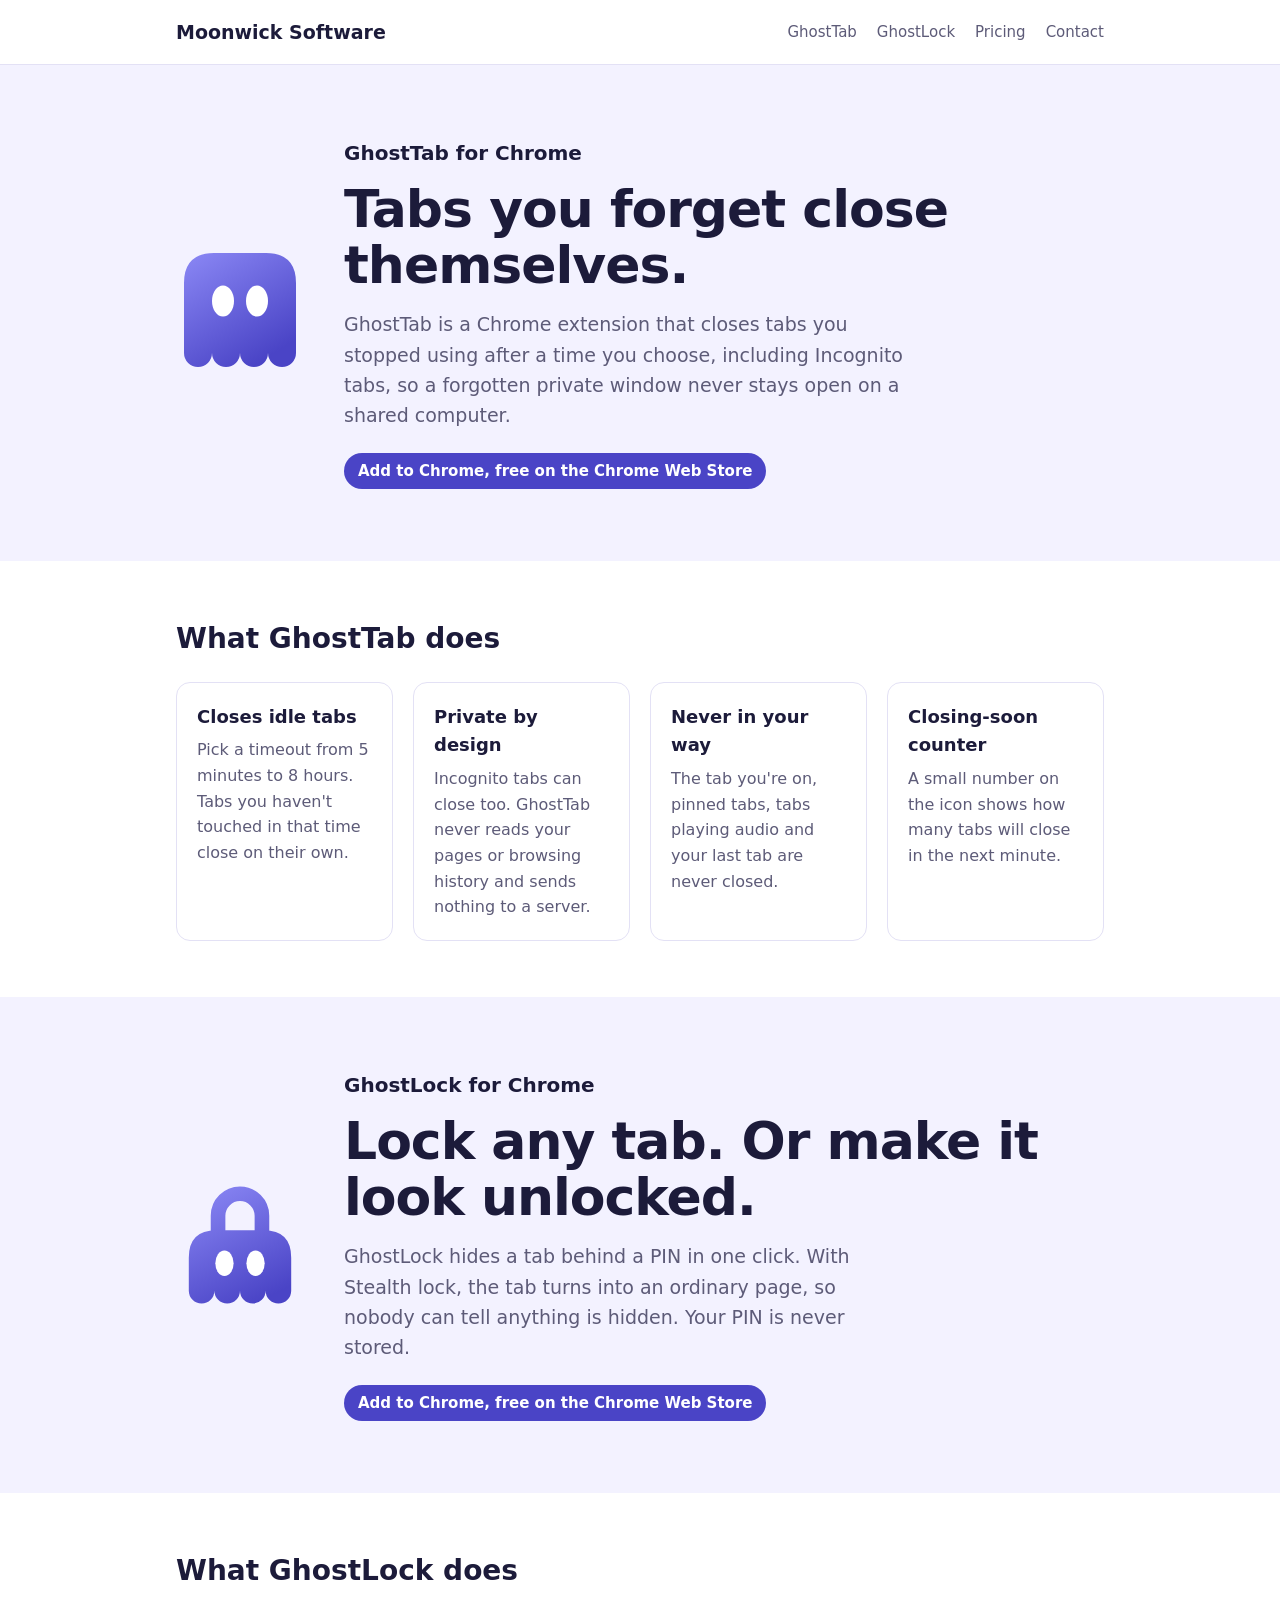
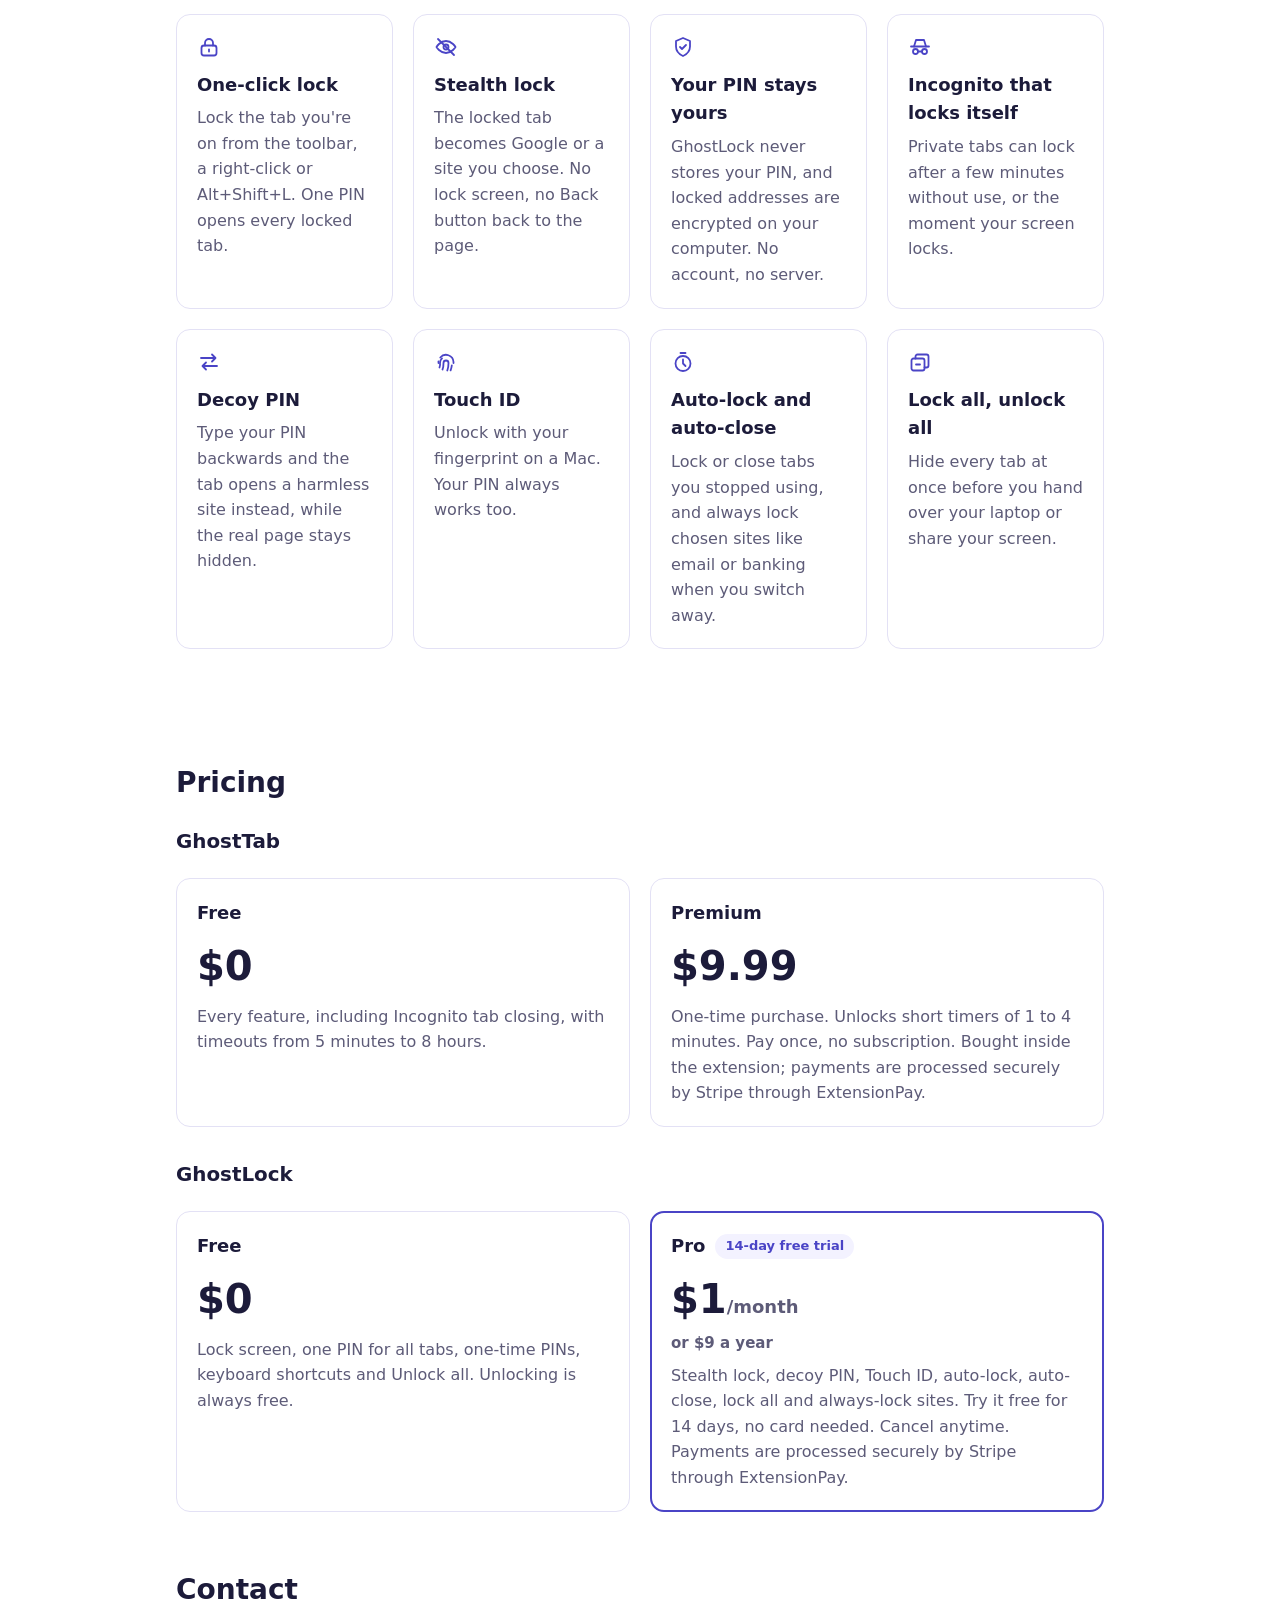
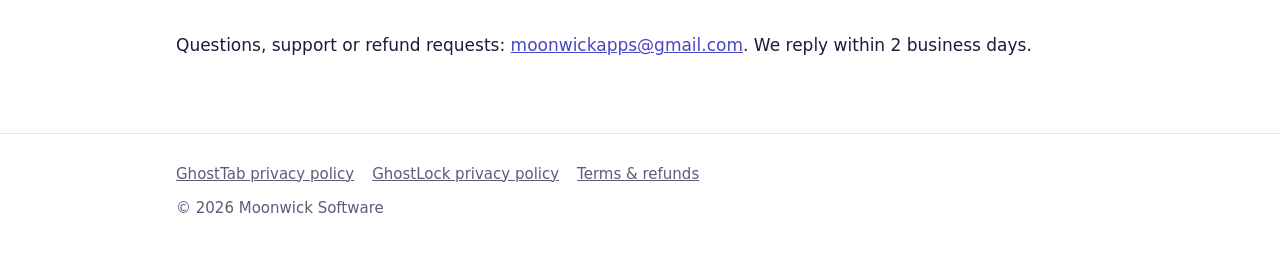
<file: index.html>
<!DOCTYPE html>
<html lang="en">
<head>
<meta charset="utf-8">
<meta name="viewport" content="width=device-width, initial-scale=1">
<title>Moonwick Software – GhostTab and GhostLock for Chrome</title>
<meta name="description" content="Moonwick Software makes small, private tools for Chrome. GhostTab closes tabs you stopped using. GhostLock locks any tab behind a PIN, or makes it look like an ordinary page.">
<link rel="stylesheet" href="style.css">
</head>
<body>
<header class="site"><div class="wrap">
  <a class="logo" href="./">Moonwick Software</a>
  <nav><a href="#ghosttab">GhostTab</a><a href="#ghostlock">GhostLock</a><a href="#pricing">Pricing</a><a href="#contact">Contact</a></nav>
</div></header>

<div class="hero" id="ghosttab"><div class="wrap">
  <svg class="hero-icon" width="128" height="128" viewBox="0 0 128 128" aria-hidden="true"><defs><linearGradient id="g" x1="0" y1="0" x2="0.6" y2="1"><stop offset="0" stop-color="#8B88F5"/><stop offset="1" stop-color="#4A44C6"/></linearGradient></defs><path fill="url(#g)" d="M8 104V34Q8 4 38 4H90Q120 4 120 34V104A14 14 0 0 1 92 104A14 14 0 0 1 64 104A14 14 0 0 1 36 104A14 14 0 0 1 8 104Z"/><ellipse cx="47" cy="52" rx="11" ry="15.5" fill="#fff"/><ellipse cx="81" cy="52" rx="11" ry="15.5" fill="#fff"/></svg>
  <div>
    <div class="badge">GhostTab for Chrome</div>
    <h1>Tabs you forget close themselves.</h1>
    <p>GhostTab is a Chrome extension that closes tabs you stopped using after a time you choose, including Incognito tabs, so a forgotten private window never stays open on a shared computer.</p>
    <a class="status" href="https://chromewebstore.google.com/detail/ghosttab-auto-close-idle/ailnfnecjhmjagfmjoflcibfkcldogdf?utm_source=moonwick-site">Add to Chrome, free on the Chrome Web Store</a>
  </div>
</div></div>

<section><div class="wrap">
  <h2>What GhostTab does</h2>
  <div class="grid four">
    <div class="card"><h3>Closes idle tabs</h3><p>Pick a timeout from 5 minutes to 8 hours. Tabs you haven't touched in that time close on their own.</p></div>
    <div class="card"><h3>Private by design</h3><p>Incognito tabs can close too. GhostTab never reads your pages or browsing history and sends nothing to a server.</p></div>
    <div class="card"><h3>Never in your way</h3><p>The tab you're on, pinned tabs, tabs playing audio and your last tab are never closed.</p></div>
    <div class="card"><h3>Closing-soon counter</h3><p>A small number on the icon shows how many tabs will close in the next minute.</p></div>
  </div>
</div></section>

<div class="hero" id="ghostlock"><div class="wrap">
  <svg class="hero-icon" viewBox="-6 -6 140 140" width="128" height="128" aria-hidden="true"><defs><linearGradient id="g2" gradientUnits="userSpaceOnUse" x1="16" y1="0" x2="80" y2="128"><stop offset="0" stop-color="#8B88F5"/><stop offset="1" stop-color="#4A44C6"/></linearGradient></defs><path d="M40 60V32A24 24 0 0 1 88 32V60" fill="none" stroke="url(#g2)" stroke-width="16"/><path d="M8 114V78Q8 48 38 48H90Q120 48 120 78V114A14 14 0 0 1 92 114A14 14 0 0 1 64 114A14 14 0 0 1 36 114A14 14 0 0 1 8 114Z" fill="url(#g2)"/><g fill="#ffffff"><ellipse cx="47" cy="84" rx="10" ry="14"/><ellipse cx="81" cy="84" rx="10" ry="14"/></g></svg>
  <div>
    <div class="badge">GhostLock for Chrome</div>
    <h1>Lock any tab. Or make it look unlocked.</h1>
    <p>GhostLock hides a tab behind a PIN in one click. With Stealth lock, the tab turns into an ordinary page, so nobody can tell anything is hidden. Your PIN is never stored.</p>
    <a class="status" href="https://chromewebstore.google.com/detail/ghostlock-pin-lock-for-ta/fiekglinchlongldgbabcemanflcpeoa?utm_source=moonwick-site">Add to Chrome, free on the Chrome Web Store</a>
  </div>
</div></div>

<section><div class="wrap">
  <h2>What GhostLock does</h2>
  <div class="grid four gl-features">
    <div class="card"><svg class="feat-icon" viewBox="0 0 24 24" width="24" height="24" aria-hidden="true"><rect x="4.5" y="10.5" width="15" height="10" rx="2.5"/><path d="M8 10.5V8a4 4 0 0 1 8 0v2.5"/><path d="M12 14.5v2"/></svg><h3>One-click lock</h3><p>Lock the tab you're on from the toolbar, a right-click or Alt+Shift+L. One PIN opens every locked tab.</p></div>
    <div class="card"><svg class="feat-icon" viewBox="0 0 24 24" width="24" height="24" aria-hidden="true"><path d="M2.5 12S6 6 12 6s9.5 6 9.5 6-3.5 6-9.5 6-9.5-6-9.5-6Z"/><circle cx="12" cy="12" r="2.5"/><path d="M4 4l16 16"/></svg><h3>Stealth lock</h3><p>The locked tab becomes Google or a site you choose. No lock screen, no Back button back to the page.</p></div>
    <div class="card"><svg class="feat-icon" viewBox="0 0 24 24" width="24" height="24" aria-hidden="true"><path d="M12 3l7 3v5.5c0 4.2-2.9 7.6-7 9.5-4.1-1.9-7-5.3-7-9.5V6Z"/><path d="M9 12l2 2 4-4"/></svg><h3>Your PIN stays yours</h3><p>GhostLock never stores your PIN, and locked addresses are encrypted on your computer. No account, no server.</p></div>
    <div class="card"><svg class="feat-icon" viewBox="0 0 24 24" width="24" height="24" aria-hidden="true"><path d="M3 11.5h18"/><path d="M6 11.5L8 5h8l2 6.5"/><circle cx="7.5" cy="16.5" r="2.5"/><circle cx="16.5" cy="16.5" r="2.5"/><path d="M10 16.5h4"/></svg><h3>Incognito that locks itself</h3><p>Private tabs can lock after a few minutes without use, or the moment your screen locks.</p></div>
    <div class="card"><svg class="feat-icon" viewBox="0 0 24 24" width="24" height="24" aria-hidden="true"><path d="M4 8h14"/><path d="M15 4.5L18.5 8 15 11.5"/><path d="M20 16H6"/><path d="M9 12.5L5.5 16 9 19.5"/></svg><h3>Decoy PIN</h3><p>Type your PIN backwards and the tab opens a harmless site instead, while the real page stays hidden.</p></div>
    <div class="card"><svg class="feat-icon" viewBox="0 0 24 24" width="24" height="24" aria-hidden="true"><path d="M6.3 7.5A7.5 7.5 0 0 1 19.5 12v1"/><path d="M4.5 11.5v1.5"/><path d="M8.5 19.5c.9-1.9 1-3.9 1-6.5a2.5 2.5 0 0 1 5 0c0 2.8-.3 5.2-1.2 7.5"/><path d="M5.5 17.5c.5-1.4.8-3 .5-4.5a6 6 0 0 1 2-4.6"/><path d="M17.8 15.5c-.2 1.7-.6 3.3-1.2 4.8"/></svg><h3>Touch ID</h3><p>Unlock with your fingerprint on a Mac. Your PIN always works too.</p></div>
    <div class="card"><svg class="feat-icon" viewBox="0 0 24 24" width="24" height="24" aria-hidden="true"><circle cx="12" cy="13.5" r="7.5"/><path d="M12 9.5v4l2.5 2.5"/><path d="M9.5 3h5"/></svg><h3>Auto-lock and auto-close</h3><p>Lock or close tabs you stopped using, and always lock chosen sites like email or banking when you switch away.</p></div>
    <div class="card"><svg class="feat-icon" viewBox="0 0 24 24" width="24" height="24" aria-hidden="true"><rect x="3.5" y="8.5" width="13" height="12" rx="2"/><path d="M7.5 8.5V6.5a2 2 0 0 1 2-2h9a2 2 0 0 1 2 2v9a2 2 0 0 1-2 2h-2"/><path d="M8 14.5h4"/></svg><h3>Lock all, unlock all</h3><p>Hide every tab at once before you hand over your laptop or share your screen.</p></div>
  </div>
</div></section>

<section id="pricing"><div class="wrap">
  <h2>Pricing</h2>
  <h3>GhostTab</h3>
  <div class="grid">
    <div class="card"><h3>Free</h3><div class="price">$0</div><p>Every feature, including Incognito tab closing, with timeouts from 5 minutes to 8 hours.</p></div>
    <div class="card"><h3>Premium</h3><div class="price">$9.99</div><p>One-time purchase. Unlocks short timers of 1 to 4 minutes. Pay once, no subscription. Bought inside the extension; payments are processed securely by Stripe through ExtensionPay.</p></div>
  </div>
  <h3 style="margin-top:32px">GhostLock</h3>
  <div class="grid gl-pricing">
    <div class="card"><h3>Free</h3><div class="price">$0</div><p>Lock screen, one PIN for all tabs, one-time PINs, keyboard shortcuts and Unlock all. Unlocking is always free.</p></div>
    <div class="card card-pro"><h3>Pro <span class="pill">14-day free trial</span></h3><div class="price">$1<span class="muted" style="font-size:18px;font-weight:600">/month</span></div><div class="price-alt">or $9 a year</div><p>Stealth lock, decoy PIN, Touch ID, auto-lock, auto-close, lock all and always-lock sites. Try it free for 14 days, no card needed. Cancel anytime. Payments are processed securely by Stripe through ExtensionPay.</p></div>
  </div>
</div></section>

<section id="contact" style="padding-top:0"><div class="wrap">
  <h2>Contact</h2>
  <p>Questions, support or refund requests: <a href="mailto:moonwickapps@gmail.com">moonwickapps@gmail.com</a>. We reply within 2 business days.</p>
</div></section>

<footer><div class="wrap">
  <a href="ghosttab/privacy.html">GhostTab privacy policy</a><a href="ghostlock/privacy.html">GhostLock privacy policy</a><a href="terms.html">Terms &amp; refunds</a>
  <div style="margin-top:10px">© 2026 Moonwick Software</div>
</div></footer>
</body>
</html>
</file>
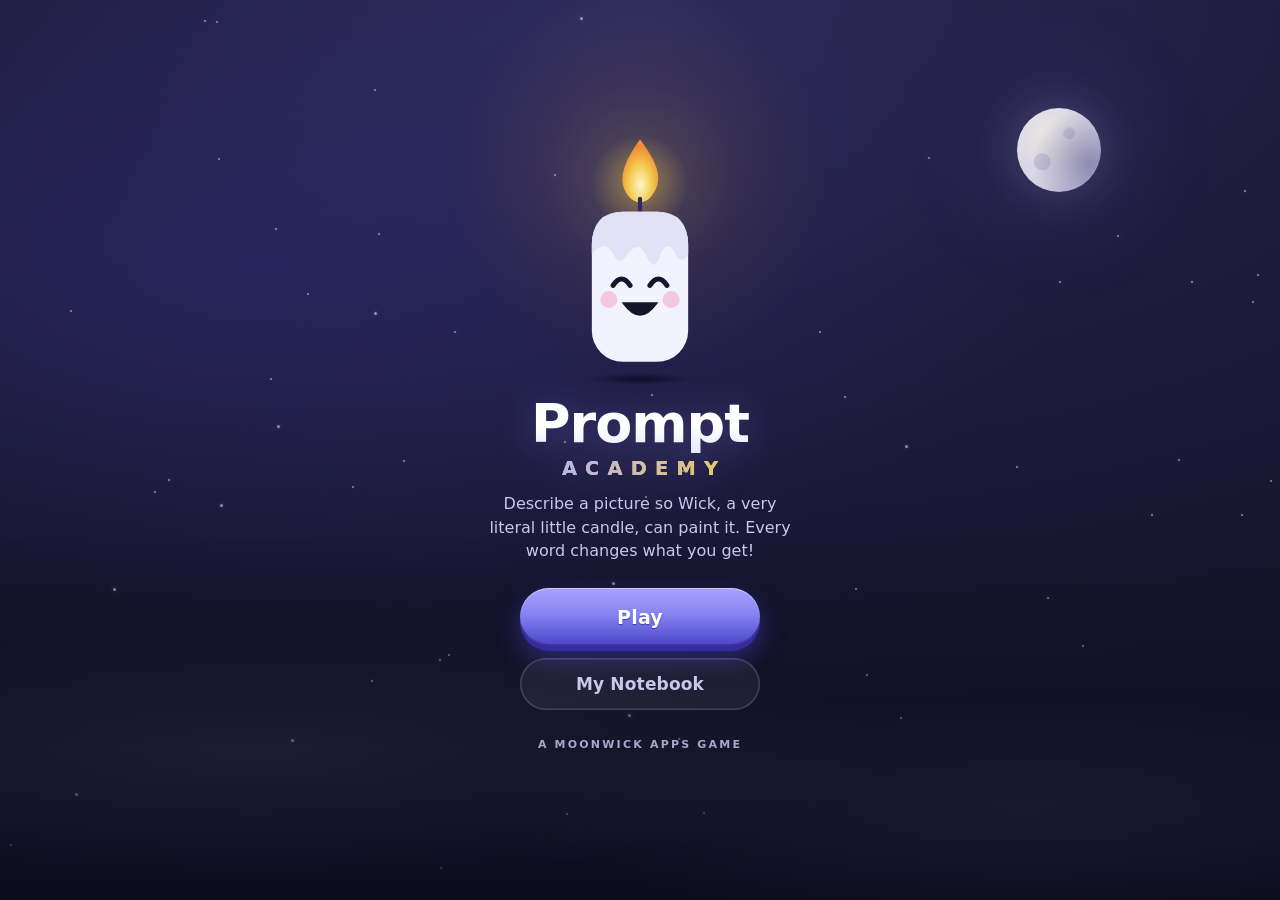
<file: prompt-academy/index.html>
<!doctype html>
<html lang="en">
<head>
  <meta charset="utf-8">
  <meta name="viewport" content="width=device-width, initial-scale=1, viewport-fit=cover">
  <title>Prompt Academy</title>
  <!-- YouTube Playables SDK: MUST load before any game code. -->
  <script src="https://www.youtube.com/game_api/v1"></script>
  <link rel="stylesheet" href="style.css">
</head>
<body>
  <div id="sky" aria-hidden="true"></div>

  <main id="app">
    <!-- Loading -->
    <section id="screen-loading" class="screen active" aria-label="Loading">
      <div class="center-col">
        <div class="wick-slot big" data-wick></div>
        <p class="loading-text">Lighting the candle…</p>
      </div>
    </section>

    <!-- Title -->
    <section id="screen-title" class="screen" aria-label="Title">
      <div class="center-col">
        <div class="wick-slot big" data-wick data-mood="happy"></div>
        <h1 class="logo">Prompt<span>Academy</span></h1>
        <p class="tagline">Describe a picture so Wick, a very literal little candle, can paint it. Every word changes what you get!</p>
        <button class="btn primary" id="btn-play">Play</button>
        <button class="btn ghost" id="btn-title-free" hidden>🎨 Free play</button>
        <button class="btn ghost" id="btn-notebook">My Notebook</button>
        <p class="byline">A Moonwick Apps game</p>
      </div>
    </section>

    <!-- Map: 8 stages + Free play -->
    <section id="screen-map" class="screen" aria-label="Map">
      <header class="topbar">
        <button class="icon-btn" data-back="title" aria-label="Back">‹</button>
        <h2>Prompt Academy</h2>
        <span class="pill" id="total-stars">★ 0</span>
      </header>
      <div class="scroll">
        <div id="map-path" class="map-path"></div>
        <button class="free-node locked" id="btn-free" aria-disabled="true">
          <span class="node-num">🎨</span>
          <span class="node-title">Free play<small id="free-sub">Clear stage 8 to unlock</small></span>
        </button>
      </div>
    </section>

    <!-- Play -->
    <section id="screen-play" class="screen" aria-label="Lesson">
      <header class="topbar">
        <button class="icon-btn" data-back="map" aria-label="Back to map">‹</button>
        <h2 id="play-title">Lesson</h2>
        <span class="pill" id="play-try">Try 1</span>
      </header>
      <div class="scroll">
        <div class="request">
          <div class="request-head"><span class="avatar" id="req-avatar">S</span><b id="req-who">Sam</b> needs help:</div>
          <p id="req-text"></p>
        </div>

        <div class="prompt-box">
          <div class="prompt-head">
            <span>Your prompt to Wick</span>
            <span class="principle" id="play-principle"></span>
          </div>
          <div id="slots"></div>
        </div>

        <button class="btn primary send" id="btn-send" disabled>Send to Wick ➤</button>
      </div>
    </section>

    <!-- Picture This: describe the target, Wick paints it -->
    <section id="screen-picture" class="screen wide" aria-label="Picture">
      <header class="topbar">
        <button class="icon-btn" data-back="map" aria-label="Back to map">‹</button>
        <h2 id="pic-title">Picture</h2>
        <span class="pill" id="pic-pill">Paint 1</span>
      </header>
      <div class="scroll" id="pic-scroll">
        <div id="pic-build" class="pic-build">
          <figure class="frame target">
            <figcaption><span>Describe this picture</span><small id="pic-step" hidden></small></figcaption>
            <div class="canvas-box" id="pic-target-box"></div>
          </figure>
          <div class="builder">
            <div class="prompt-preview">
              <div class="prompt-head"><span>Your prompt to Wick</span>
                <span><button class="link-btn" data-pact="step1" id="btn-step-back" hidden>‹ Step 1</button><button class="link-btn" data-pact="clear">Clear</button></span></div>
              <p id="pic-sentence" class="sentence empty" aria-live="polite"></p>
            </div>
            <div class="tabs" id="pic-tabs" role="tablist" aria-label="Prompt parts"></div>
            <p class="tab-hint" id="pic-hint"></p>
            <div class="chips" id="pic-chips"></div>
            <button class="btn primary send" id="btn-generate" data-pact="generate">Paint it, Wick! 🖌</button>
          </div>
        </div>

        <div id="pic-result" class="pic-result" hidden>
          <div class="match-row">
            <div class="chat"><div class="wick-slot" id="res-wick"></div><div class="bubble" id="res-bubble" aria-live="polite"></div></div>
            <div class="match"><b id="res-pct">0%</b><span>match</span><div class="big-stars" id="res-stars"></div></div>
          </div>
          <div class="pair">
            <figure class="frame"><figcaption><span>Target</span></figcaption><div class="canvas-box" id="res-target"></div></figure>
            <figure class="frame"><figcaption><span>Wick’s painting</span></figcaption><div class="canvas-box" id="res-result"></div></figure>
          </div>
          <p class="res-prompt" id="res-prompt"></p>
          <ol class="notes" id="res-notes"></ol>
          <p class="guess-line" id="res-guess"></p>
          <div class="modal-actions" id="res-actions"></div>
        </div>
      </div>
    </section>

    <!-- Notebook -->
    <section id="screen-notebook" class="screen" aria-label="Notebook">
      <header class="topbar">
        <button class="icon-btn" data-back="title" aria-label="Back">‹</button>
        <h2>My Notebook</h2>
        <span></span>
      </header>
      <div class="scroll">
        <p class="note-intro">Every lesson you pass adds a rule here. Use them with any AI, not just Wick.</p>
        <ol id="notebook-list" class="notebook"></ol>
      </div>
    </section>
  </main>

  <!-- Card picker (bottom sheet) -->
  <div id="sheet" class="sheet" aria-hidden="true">
    <div class="sheet-backdrop" data-close-sheet></div>
    <div class="sheet-panel" role="dialog" aria-modal="true" aria-labelledby="sheet-title">
      <div class="sheet-grip"></div>
      <h3 id="sheet-title">Pick a card</h3>
      <p id="sheet-hint" class="sheet-hint"></p>
      <div id="sheet-cards" class="cards"></div>
    </div>
  </div>

  <!-- Pause: an overlay on top of the game (never hides it). -->
  <div id="pause-overlay" class="pause-overlay" hidden>
    <div class="pause-card"><b>Paused</b><span class="pause-tap">Tap to continue</span></div>
  </div>

  <!-- Modal (lesson intro / Wick's answer) -->
  <div id="modal" class="modal" aria-hidden="true">
    <div class="modal-panel" role="dialog" aria-modal="true">
      <div id="modal-body"></div>
    </div>
  </div>

  <script src="levels.js"></script>
  <script src="art.js"></script>
  <script src="scene.js"></script>
  <script src="picture-levels.js"></script>
  <script src="picture.js"></script>
  <script src="game.js"></script>
</body>
</html>
</file>
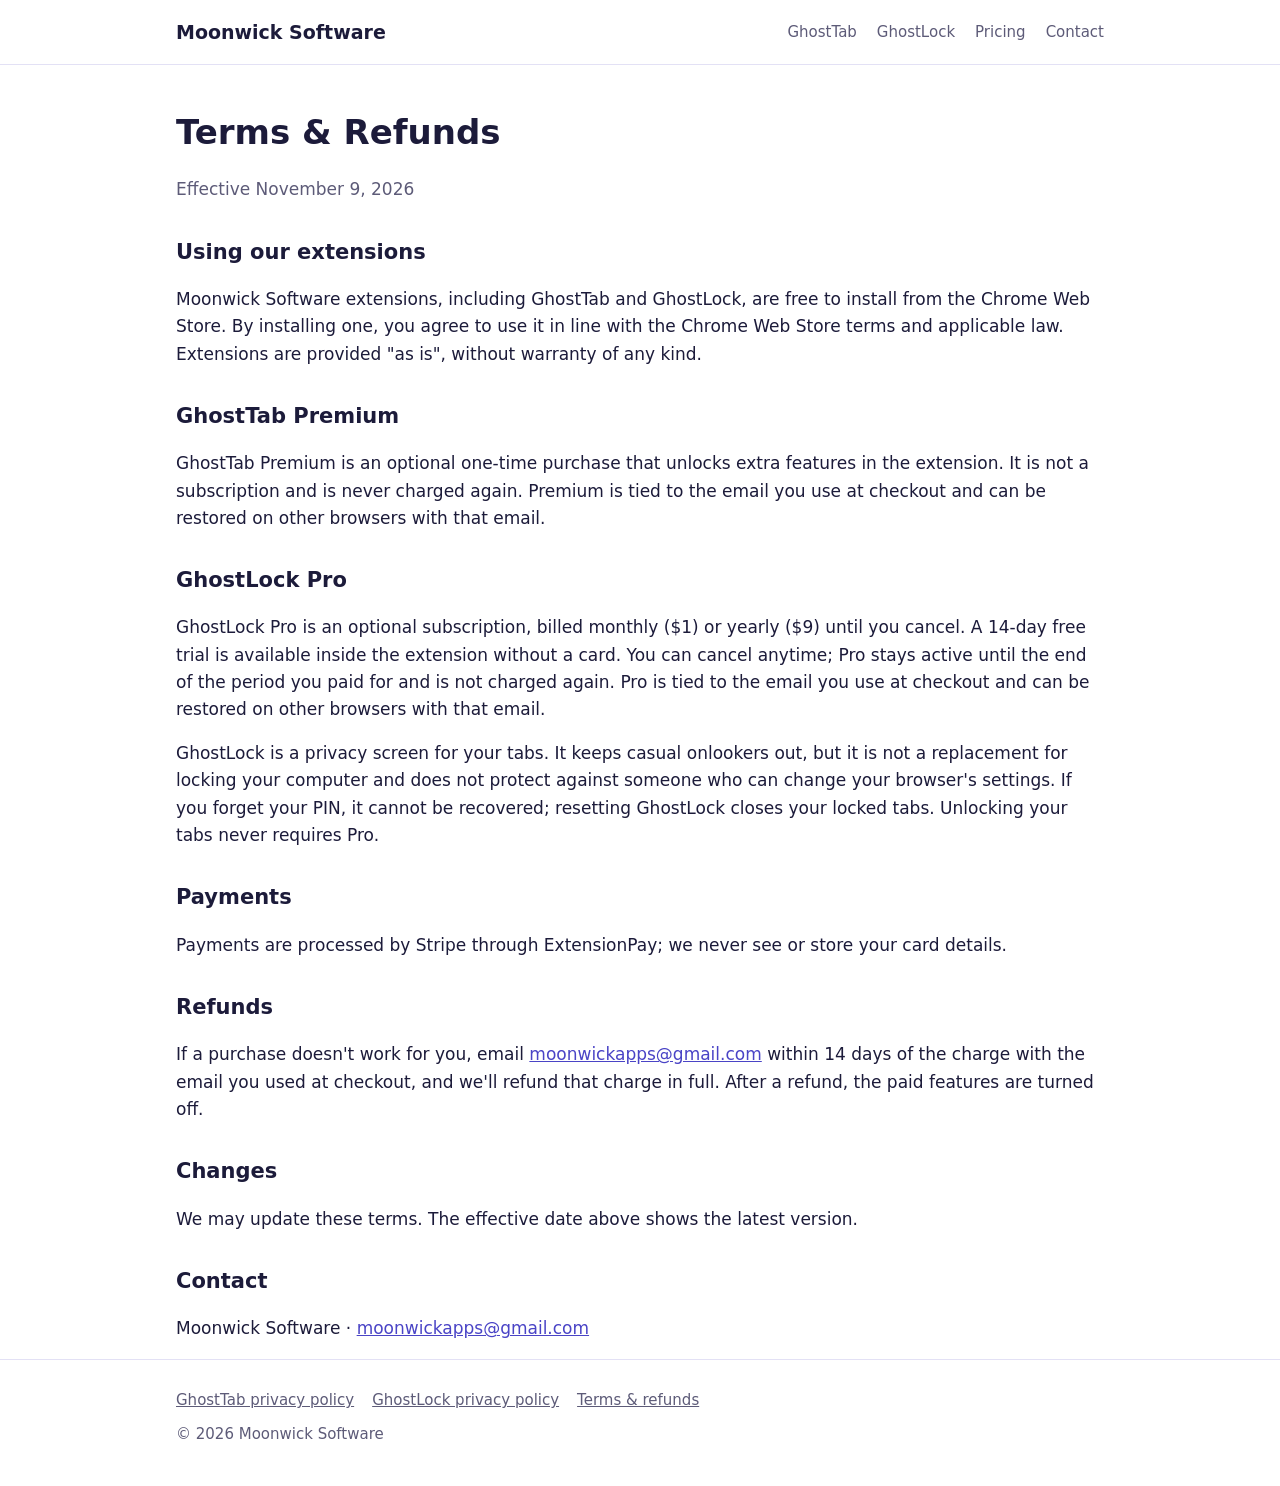
<file: terms.html>
<!DOCTYPE html>
<html lang="en">
<head>
<meta charset="utf-8">
<meta name="viewport" content="width=device-width, initial-scale=1">
<title>Terms &amp; Refunds – Moonwick Software</title>
<link rel="stylesheet" href="style.css">
</head>
<body>
<header class="site"><div class="wrap">
  <a class="logo" href="./">Moonwick Software</a>
  <nav><a href="./#ghosttab">GhostTab</a><a href="./#ghostlock">GhostLock</a><a href="./#pricing">Pricing</a><a href="./#contact">Contact</a></nav>
</div></header>
<main class="wrap legal">
  <h1>Terms &amp; Refunds</h1>
  <p class="muted">Effective November 9, 2026</p>

  <h2>Using our extensions</h2>
  <p>Moonwick Software extensions, including GhostTab and GhostLock, are free to install from the Chrome Web Store. By installing one, you agree to use it in line with the Chrome Web Store terms and applicable law. Extensions are provided "as is", without warranty of any kind.</p>

  <h2>GhostTab Premium</h2>
  <p>GhostTab Premium is an optional one-time purchase that unlocks extra features in the extension. It is not a subscription and is never charged again. Premium is tied to the email you use at checkout and can be restored on other browsers with that email.</p>

  <h2>GhostLock Pro</h2>
  <p>GhostLock Pro is an optional subscription, billed monthly ($1) or yearly ($9) until you cancel. A 14-day free trial is available inside the extension without a card. You can cancel anytime; Pro stays active until the end of the period you paid for and is not charged again. Pro is tied to the email you use at checkout and can be restored on other browsers with that email.</p>
  <p>GhostLock is a privacy screen for your tabs. It keeps casual onlookers out, but it is not a replacement for locking your computer and does not protect against someone who can change your browser's settings. If you forget your PIN, it cannot be recovered; resetting GhostLock closes your locked tabs. Unlocking your tabs never requires Pro.</p>

  <h2>Payments</h2>
  <p>Payments are processed by Stripe through ExtensionPay; we never see or store your card details.</p>

  <h2>Refunds</h2>
  <p>If a purchase doesn't work for you, email <a href="mailto:moonwickapps@gmail.com">moonwickapps@gmail.com</a> within 14 days of the charge with the email you used at checkout, and we'll refund that charge in full. After a refund, the paid features are turned off.</p>

  <h2>Changes</h2>
  <p>We may update these terms. The effective date above shows the latest version.</p>

  <h2>Contact</h2>
  <p>Moonwick Software · <a href="mailto:moonwickapps@gmail.com">moonwickapps@gmail.com</a></p>
</main>
<footer><div class="wrap">
  <a href="ghosttab/privacy.html">GhostTab privacy policy</a><a href="ghostlock/privacy.html">GhostLock privacy policy</a><a href="terms.html">Terms &amp; refunds</a>
  <div style="margin-top:10px">© 2026 Moonwick Software</div>
</div></footer>
</body>
</html>
</file>
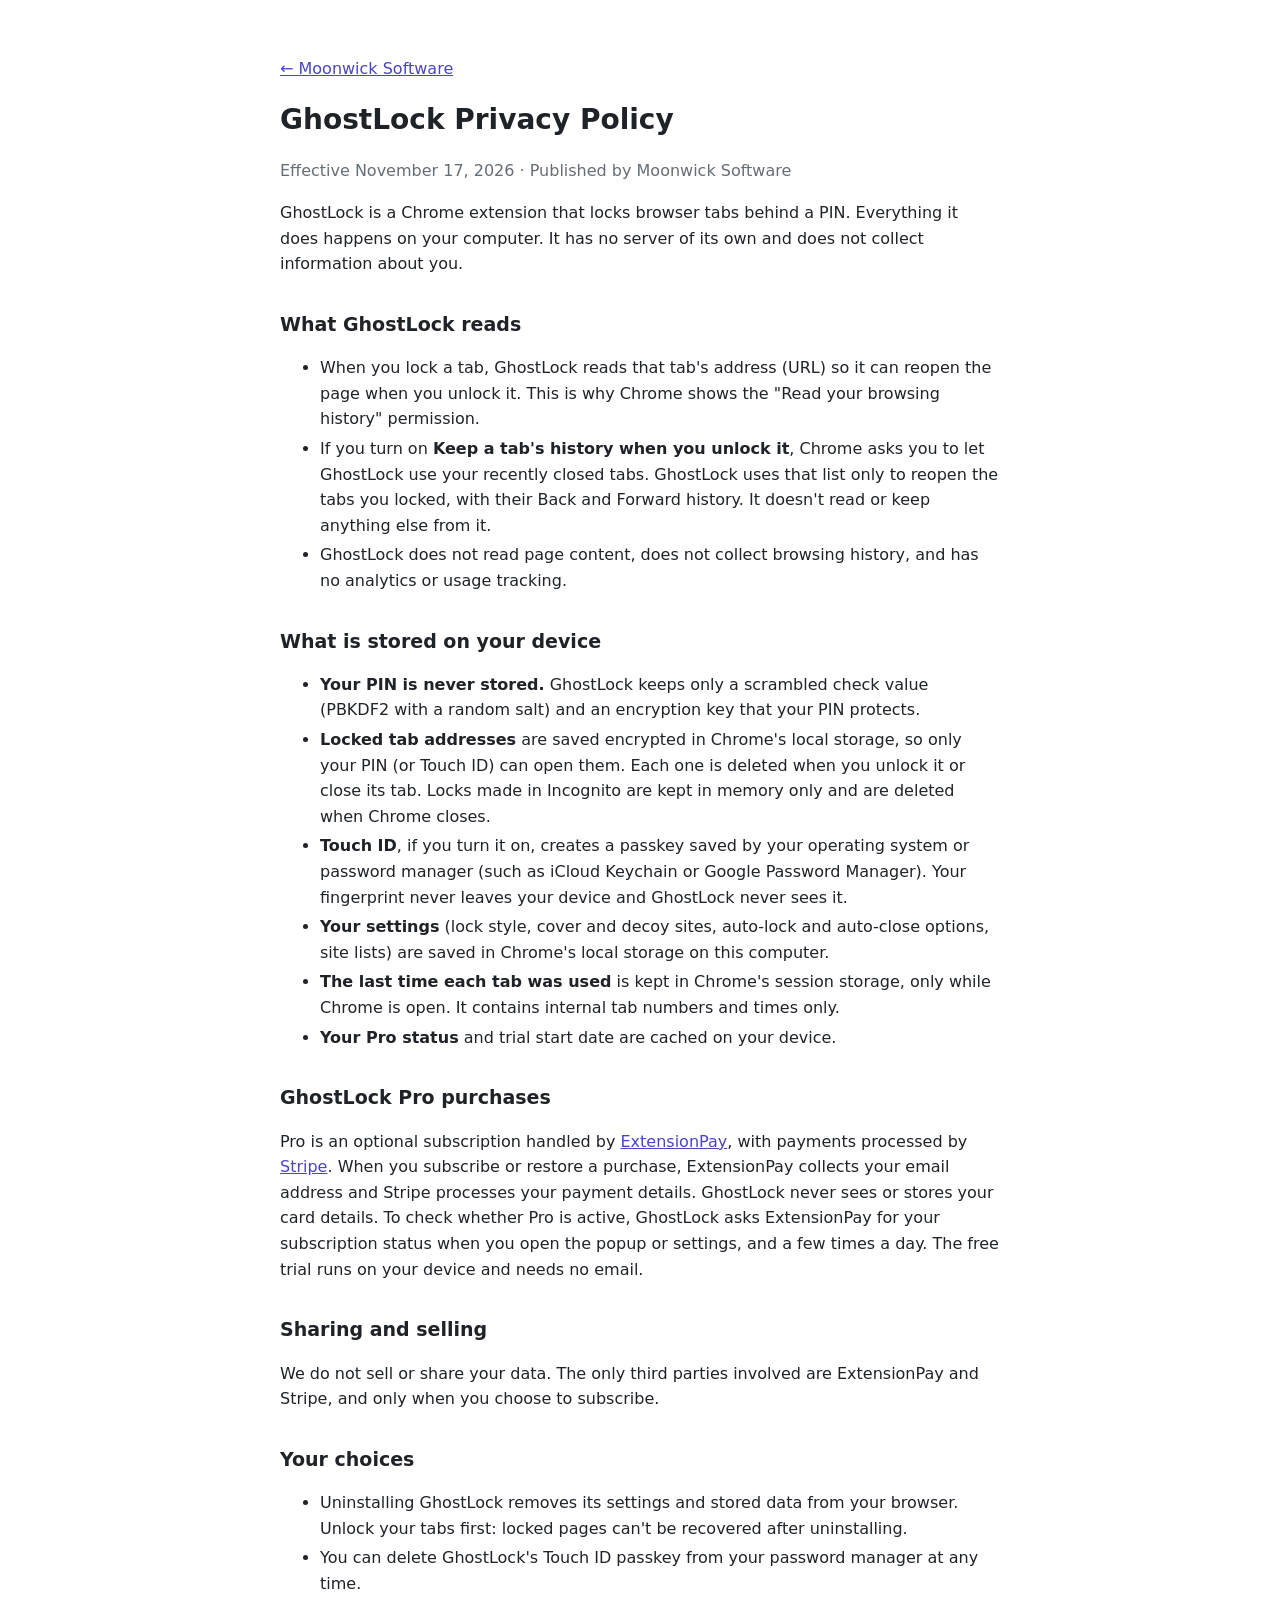
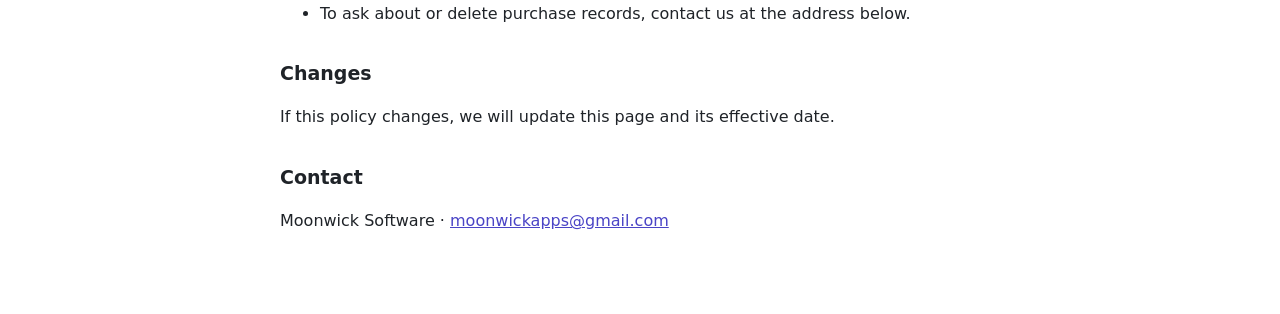
<file: ghostlock/privacy.html>
<!DOCTYPE html>
<html lang="en">
<head>
<meta charset="utf-8">
<meta name="viewport" content="width=device-width, initial-scale=1">
<title>GhostLock Privacy Policy</title>
<style>
  :root { color-scheme: light dark; --fg:#1f2328; --muted:#656d76; --bg:#fff; --accent:#4A44C6; }
  @media (prefers-color-scheme: dark) { :root { --fg:#e6e7ea; --muted:#9aa0a6; --bg:#1e1f22; --accent:#8B88F5; } }
  body { margin:0; background:var(--bg); color:var(--fg); font:16px/1.6 system-ui,-apple-system,"Segoe UI",Roboto,sans-serif; }
  main { max-width:720px; margin:0 auto; padding:40px 16px 64px; }
  h1 { font-size:28px; margin:0 0 4px; } h2 { font-size:19px; margin:32px 0 8px; }
  .muted { color:var(--muted); } a { color:var(--accent); }
  li { margin:4px 0; }
</style>
</head>
<body>
<main>
  <p><a href="../">← Moonwick Software</a></p>
  <h1>GhostLock Privacy Policy</h1>
  <p class="muted">Effective November 17, 2026 · Published by Moonwick Software</p>

  <p>GhostLock is a Chrome extension that locks browser tabs behind a PIN. Everything it does happens on your computer. It has no server of its own and does not collect information about you.</p>

  <h2>What GhostLock reads</h2>
  <ul>
    <li>When you lock a tab, GhostLock reads that tab's address (URL) so it can reopen the page when you unlock it. This is why Chrome shows the "Read your browsing history" permission.</li>
    <li>If you turn on <strong>Keep a tab's history when you unlock it</strong>, Chrome asks you to let GhostLock use your recently closed tabs. GhostLock uses that list only to reopen the tabs you locked, with their Back and Forward history. It doesn't read or keep anything else from it.</li>
    <li>GhostLock does not read page content, does not collect browsing history, and has no analytics or usage tracking.</li>
  </ul>

  <h2>What is stored on your device</h2>
  <ul>
    <li><strong>Your PIN is never stored.</strong> GhostLock keeps only a scrambled check value (PBKDF2 with a random salt) and an encryption key that your PIN protects.</li>
    <li><strong>Locked tab addresses</strong> are saved encrypted in Chrome's local storage, so only your PIN (or Touch ID) can open them. Each one is deleted when you unlock it or close its tab. Locks made in Incognito are kept in memory only and are deleted when Chrome closes.</li>
    <li><strong>Touch ID</strong>, if you turn it on, creates a passkey saved by your operating system or password manager (such as iCloud Keychain or Google Password Manager). Your fingerprint never leaves your device and GhostLock never sees it.</li>
    <li><strong>Your settings</strong> (lock style, cover and decoy sites, auto-lock and auto-close options, site lists) are saved in Chrome's local storage on this computer.</li>
    <li><strong>The last time each tab was used</strong> is kept in Chrome's session storage, only while Chrome is open. It contains internal tab numbers and times only.</li>
    <li><strong>Your Pro status</strong> and trial start date are cached on your device.</li>
  </ul>

  <h2>GhostLock Pro purchases</h2>
  <p>Pro is an optional subscription handled by <a href="https://extensionpay.com/">ExtensionPay</a>, with payments processed by <a href="https://stripe.com/privacy">Stripe</a>. When you subscribe or restore a purchase, ExtensionPay collects your email address and Stripe processes your payment details. GhostLock never sees or stores your card details. To check whether Pro is active, GhostLock asks ExtensionPay for your subscription status when you open the popup or settings, and a few times a day. The free trial runs on your device and needs no email.</p>

  <h2>Sharing and selling</h2>
  <p>We do not sell or share your data. The only third parties involved are ExtensionPay and Stripe, and only when you choose to subscribe.</p>

  <h2>Your choices</h2>
  <ul>
    <li>Uninstalling GhostLock removes its settings and stored data from your browser. Unlock your tabs first: locked pages can't be recovered after uninstalling.</li>
    <li>You can delete GhostLock's Touch ID passkey from your password manager at any time.</li>
    <li>To ask about or delete purchase records, contact us at the address below.</li>
  </ul>

  <h2>Changes</h2>
  <p>If this policy changes, we will update this page and its effective date.</p>

  <h2>Contact</h2>
  <p>Moonwick Software · <a href="mailto:moonwickapps@gmail.com">moonwickapps@gmail.com</a></p>
</main>
</body>
</html>
</file>
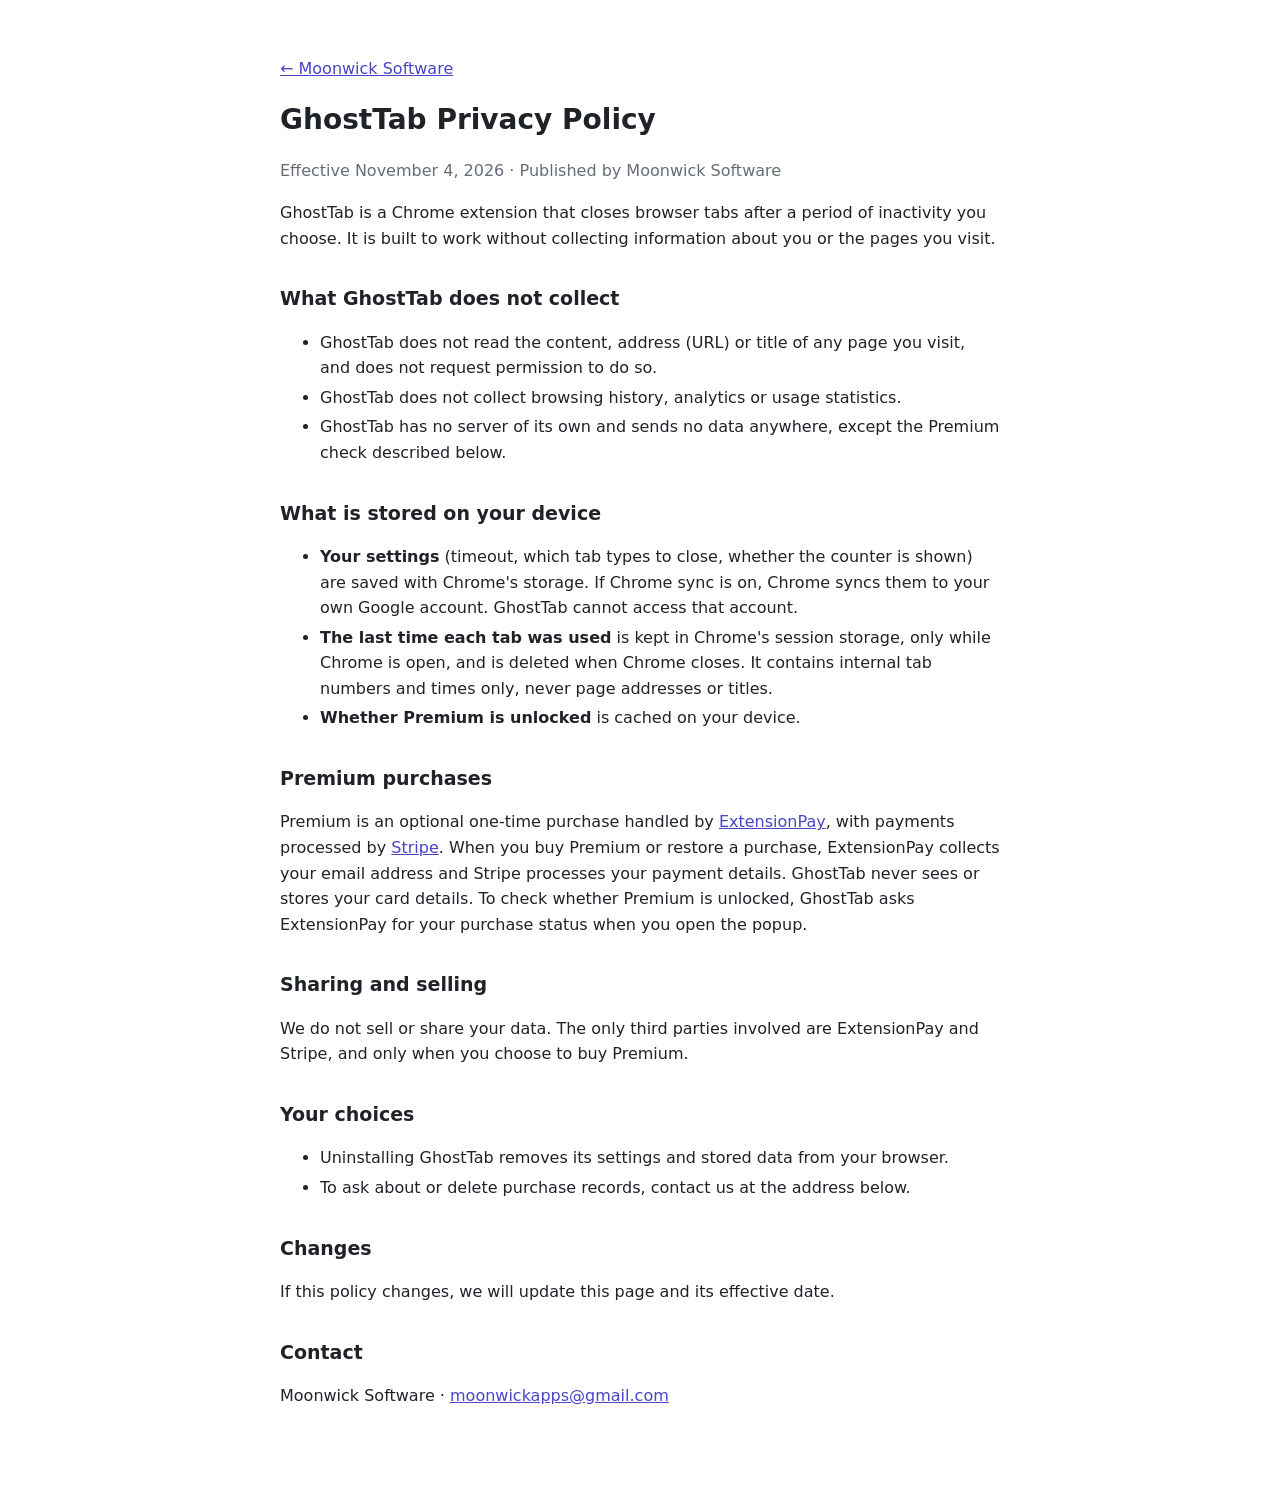
<file: ghosttab/privacy.html>
<!DOCTYPE html>
<html lang="en">
<head>
<meta charset="utf-8">
<meta name="viewport" content="width=device-width, initial-scale=1">
<title>GhostTab Privacy Policy</title>
<style>
  :root { color-scheme: light dark; --fg:#1f2328; --muted:#656d76; --bg:#fff; --accent:#4A44C6; }
  @media (prefers-color-scheme: dark) { :root { --fg:#e6e7ea; --muted:#9aa0a6; --bg:#1e1f22; --accent:#8B88F5; } }
  body { margin:0; background:var(--bg); color:var(--fg); font:16px/1.6 system-ui,-apple-system,"Segoe UI",Roboto,sans-serif; }
  main { max-width:720px; margin:0 auto; padding:40px 16px 64px; }
  h1 { font-size:28px; margin:0 0 4px; } h2 { font-size:19px; margin:32px 0 8px; }
  .muted { color:var(--muted); } a { color:var(--accent); }
  li { margin:4px 0; }
</style>
</head>
<body>
<main>
  <p><a href="../">← Moonwick Software</a></p>
  <h1>GhostTab Privacy Policy</h1>
  <p class="muted">Effective November 4, 2026 · Published by Moonwick Software</p>

  <p>GhostTab is a Chrome extension that closes browser tabs after a period of inactivity you choose. It is built to work without collecting information about you or the pages you visit.</p>

  <h2>What GhostTab does not collect</h2>
  <ul>
    <li>GhostTab does not read the content, address (URL) or title of any page you visit, and does not request permission to do so.</li>
    <li>GhostTab does not collect browsing history, analytics or usage statistics.</li>
    <li>GhostTab has no server of its own and sends no data anywhere, except the Premium check described below.</li>
  </ul>

  <h2>What is stored on your device</h2>
  <ul>
    <li><strong>Your settings</strong> (timeout, which tab types to close, whether the counter is shown) are saved with Chrome's storage. If Chrome sync is on, Chrome syncs them to your own Google account. GhostTab cannot access that account.</li>
    <li><strong>The last time each tab was used</strong> is kept in Chrome's session storage, only while Chrome is open, and is deleted when Chrome closes. It contains internal tab numbers and times only, never page addresses or titles.</li>
    <li><strong>Whether Premium is unlocked</strong> is cached on your device.</li>
  </ul>

  <h2>Premium purchases</h2>
  <p>Premium is an optional one-time purchase handled by <a href="https://extensionpay.com/">ExtensionPay</a>, with payments processed by <a href="https://stripe.com/privacy">Stripe</a>. When you buy Premium or restore a purchase, ExtensionPay collects your email address and Stripe processes your payment details. GhostTab never sees or stores your card details. To check whether Premium is unlocked, GhostTab asks ExtensionPay for your purchase status when you open the popup.</p>

  <h2>Sharing and selling</h2>
  <p>We do not sell or share your data. The only third parties involved are ExtensionPay and Stripe, and only when you choose to buy Premium.</p>

  <h2>Your choices</h2>
  <ul>
    <li>Uninstalling GhostTab removes its settings and stored data from your browser.</li>
    <li>To ask about or delete purchase records, contact us at the address below.</li>
  </ul>

  <h2>Changes</h2>
  <p>If this policy changes, we will update this page and its effective date.</p>

  <h2>Contact</h2>
  <p>Moonwick Software · <a href="mailto:moonwickapps@gmail.com">moonwickapps@gmail.com</a></p>
</main>
</body>
</html>
</file>
<file: style.css>
:root {
  color-scheme: light dark;
  --bg: #ffffff; --bg-soft: #f3f2ff; --fg: #1c1b3a; --muted: #5d5b78;
  --border: #e3e1f5; --accent: #4A44C6; --accent-fg: #ffffff;
}
@media (prefers-color-scheme: dark) {
  :root {
    --bg: #15142b; --bg-soft: #1f1d40; --fg: #f1f0ff; --muted: #a9a7c8;
    --border: #2e2b5c; --accent: #8B88F5; --accent-fg: #15142b;
  }
}
* { box-sizing: border-box; }
body { margin: 0; background: var(--bg); color: var(--fg);
  font: 17px/1.6 system-ui, -apple-system, "Segoe UI", Roboto, sans-serif; }
a { color: var(--accent); }
.wrap { max-width: 960px; margin: 0 auto; padding: 0 16px; }
header.site { border-bottom: 1px solid var(--border); }
header.site .wrap { display: flex; align-items: center; justify-content: space-between; height: 64px; }
.logo { font-weight: 700; font-size: 19px; color: var(--fg); text-decoration: none; }
nav a { margin-left: 20px; color: var(--muted); text-decoration: none; font-size: 15px; }
nav a:hover { color: var(--fg); }
.hero { background: var(--bg-soft); padding: 72px 0; }
.hero .wrap { display: flex; gap: 40px; align-items: center; }
.hero h1 { font-size: clamp(34px, 6vw, 52px); line-height: 1.08; letter-spacing: -1px; margin: 12px 0 16px; }
.hero p { color: var(--muted); font-size: 19px; max-width: 560px; margin: 0; }
.badge { display: inline-flex; align-items: center; gap: 10px; font-weight: 700; font-size: 20px; }
.status { display: inline-block; margin-top: 22px; padding: 6px 14px; border-radius: 999px;
  background: var(--accent); color: var(--accent-fg); font-weight: 600; font-size: 15px; }
a.status { text-decoration: none; }
a.status:hover { filter: brightness(1.08); }
section { padding: 56px 0; }
h2 { font-size: 28px; margin: 0 0 20px; }
.grid { display: grid; grid-template-columns: repeat(auto-fit, minmax(240px, 1fr)); gap: 20px; }
.grid.four { grid-template-columns: repeat(auto-fit, minmax(200px, 1fr)); }
.card { border: 1px solid var(--border); border-radius: 14px; padding: 20px; }
.card h3 { margin: 0 0 6px; font-size: 18px; }
.card p { margin: 0; color: var(--muted); font-size: 16px; }
.price { font-size: 40px; font-weight: 800; margin: 6px 0; }
.legal h1 { font-size: 34px; margin: 40px 0 4px; }
.legal h2 { font-size: 21px; margin: 32px 0 8px; }
.legal .muted, .muted { color: var(--muted); }
footer { border-top: 1px solid var(--border); padding: 28px 0 40px; color: var(--muted); font-size: 15px; }
footer a { color: var(--muted); margin-right: 18px; }
@media (max-width: 640px) {
  .hero .wrap { flex-direction: column; align-items: flex-start; }
  .hero-icon { width: 96px; height: 96px; }
  nav a { margin-left: 12px; font-size: 14px; }
  .logo { font-size: 17px; white-space: nowrap; }
}
@media (max-width: 640px) {
  header.site .wrap { height: auto; min-height: 64px; flex-wrap: wrap; gap: 4px 16px; padding-top: 10px; padding-bottom: 10px; }
  nav { display: flex; flex-wrap: wrap; gap: 4px 14px; }
  nav a { margin-left: 0; }
}
/* GhostLock section */
.feat-icon { display: block; width: 24px; height: 24px; margin-bottom: 12px; color: var(--accent);
  fill: none; stroke: currentColor; stroke-width: 1.8; stroke-linecap: round; stroke-linejoin: round; }
.card-pro { border: 2px solid var(--accent); padding: 19px; }
.card-pro h3 { display: flex; flex-wrap: wrap; align-items: center; gap: 6px 10px; }
.pill { display: inline-block; padding: 2px 10px; border-radius: 999px; background: var(--bg-soft);
  color: var(--accent); font-size: 13px; font-weight: 700; line-height: 1.6; }
.price-alt { margin: -6px 0 8px; color: var(--muted); font-size: 15px; font-weight: 600; }
.hero-icon { flex: none; }
</file>
<file: prompt-academy/style.css>
/* Prompt Academy v3 — Moonwick Apps. Moonlit night + warm candle glow.
 * Designer-owned look & feel. System fonts only, no images, no external URLs.
 * Behaviour-critical rules (keep): body.paused, .screen/.active, .sheet.open, .modal.open, Wick mood rules.
 * RULE: nothing may need an animation to become visible (no opacity:0 / scale(0) start states):
 * a pause freezes animations, and a frozen fade-in would leave a blank screen.
 */
:root {
  --bg-0: #0e0d20;
  --bg-1: #15142b;
  --bg-2: #1f1d40;
  --bg-3: #2e2b5c;
  --ink: #f3f2ff;
  --ink-2: #c9c7ea;
  --ink-3: #a9a7c8;
  --accent: #8B88F5;
  --accent-2: #4A44C6;
  --accent-hi: #b3b0ff;
  --good: #7BD389;
  --bad: #F27B7B;
  --gold: #F2C94C;
  --gold-2: #F2A23A;
  --card: #26244d;
  --card-2: #2d2a5a;
  --line: rgba(255,255,255,.10);
  --line-2: rgba(255,255,255,.16);
  --radius: 18px;
  --shadow-1: 0 2px 0 rgba(255,255,255,.06) inset, 0 10px 30px rgba(5,4,20,.45);
  --shadow-pop: 0 18px 50px rgba(5,4,20,.6);
  --font: system-ui, -apple-system, "Segoe UI", Roboto, Helvetica, Arial, sans-serif;
  --mono: ui-monospace, "SF Mono", Menlo, Consolas, monospace;
}

* { box-sizing: border-box; -webkit-tap-highlight-color: transparent; }
html, body { height: 100%; margin: 0; }
body {
  font-family: var(--font);
  color: var(--ink);
  background:
    radial-gradient(90% 55% at 20% 30%, rgba(74,68,198,.22), transparent 70%),
    radial-gradient(120% 80% at 50% 0%, var(--bg-3) 0%, var(--bg-2) 42%, var(--bg-1) 100%);
  background-color: var(--bg-1);
  overflow: hidden;
  user-select: none;
  -webkit-user-select: none;
  -webkit-font-smoothing: antialiased;
}
button { font: inherit; color: inherit; }

/* ───────────── Sky: stars + moon + low fog ───────────── */
#sky { position: fixed; inset: 0; pointer-events: none; overflow: hidden; }
#sky i {
  position: absolute; width: 2px; height: 2px; border-radius: 50%;
  background: #fff; opacity: .5; animation: twinkle 3s ease-in-out infinite;
  box-shadow: 0 0 4px rgba(210,210,255,.6);
}
@keyframes twinkle { 50% { opacity: .1; } }
#sky::before { /* moon */
  content: ''; position: absolute; top: 8vh; right: 8vw; width: 60px; height: 60px; border-radius: 50%;
  background:
    radial-gradient(circle at 85% 65%, rgba(60,55,120,.45), rgba(60,55,120,0) 62%),
    radial-gradient(circle at 30% 64%, rgba(150,140,200,.28) 0 10%, transparent 11%),
    radial-gradient(circle at 62% 30%, rgba(150,140,200,.24) 0 7%, transparent 8%),
    radial-gradient(circle at 35% 30%, #fffdf3, #ece8f8 60%, #cfc9ee);
  box-shadow: 0 0 40px 10px rgba(200,196,255,.15), 0 0 120px 40px rgba(139,136,245,.10);
  opacity: 0; transition: opacity .6s ease;
}
/* the moon only rises on the title / loading screens (stays out of the way of content) */
body:has(#screen-title.active) #sky::before, body:has(#screen-loading.active) #sky::before { opacity: .9; }
#sky::after { /* fog + horizon */
  content: ''; position: absolute; left: -10%; right: -10%; bottom: 0; height: 40vh;
  background:
    radial-gradient(60% 50% at 25% 60%, rgba(200,196,255,.07), transparent 70%),
    radial-gradient(50% 45% at 75% 75%, rgba(200,196,255,.06), transparent 70%),
    linear-gradient(to top, rgba(10,9,24,.7), transparent);
  animation: fog 24s ease-in-out infinite alternate;
}
@keyframes fog { to { transform: translateX(4%); } }

/* Pause: freeze every animation and show a small overlay (the game stays visible underneath) */
body.paused *, body.paused *::before, body.paused *::after { animation-play-state: paused !important; }
body.paused { pointer-events: none; }
.pause-overlay {
  position: fixed; inset: 0; z-index: 50; display: grid; place-items: center; pointer-events: auto;
  background: rgba(8,7,22,.35);
}
.pause-overlay[hidden] { display: none; }
.pause-card {
  display: flex; flex-direction: column; align-items: center; gap: 4px; padding: 14px 26px; border-radius: 18px;
  background: rgba(21,20,43,.92); box-shadow: 0 0 0 1.5px rgba(139,136,245,.45) inset, var(--shadow-pop);
}
.pause-card b { font-size: 20px; font-weight: 900; letter-spacing: .04em; }
.pause-tap { font-size: 13px; color: var(--ink-2); }
body.in-yt .pause-tap { display: none; }  /* inside YouTube the platform resumes the game */

/* ───────────── Screens ───────────── */
#app { position: fixed; inset: 0; display: flex; justify-content: center; }
.screen {
  position: absolute; inset: 0; margin: 0 auto; max-width: 560px; width: 100%;
  display: none; flex-direction: column;
  padding: max(12px, env(safe-area-inset-top)) 16px max(12px, env(safe-area-inset-bottom));
}
.screen.active { display: flex; animation: fade-in .28s cubic-bezier(.2,.8,.2,1); }
@keyframes fade-in { from { transform: translateY(8px); } }  /* transform only: never invisible */
.scroll { flex: 1; overflow-y: auto; padding-bottom: 28px; scrollbar-width: none; -webkit-overflow-scrolling: touch; }
.scroll::-webkit-scrollbar { display: none; }
.center-col {
  flex: 1; display: flex; flex-direction: column; align-items: center; justify-content: center;
  justify-content: safe center; /* never push the top out of reach when content is taller */
  text-align: center; gap: 12px;
}

/* ───────────── Title ───────────── */
#screen-title .center-col { gap: 12px; }
.logo {
  margin: 6px 0 0; font-size: clamp(36px, 10vw, 54px); line-height: 1; letter-spacing: -1px; font-weight: 900;
  background: linear-gradient(180deg, #ffffff 35%, #d4d1ff 100%);
  -webkit-background-clip: text; background-clip: text; color: transparent;
  filter: drop-shadow(0 4px 18px rgba(139,136,245,.35));
}
.logo span {
  display: block; margin-top: 8px; font-weight: 800; font-size: .36em; letter-spacing: .42em; text-transform: uppercase;
  padding-left: .42em; /* optically centre the letter-spaced word */
  background: linear-gradient(90deg, var(--accent-hi), var(--gold));
  -webkit-background-clip: text; background-clip: text; color: transparent;
}
.tagline { margin: 2px 0 14px; color: var(--ink-2); max-width: 310px; line-height: 1.45; font-size: 16px; }
.byline { margin-top: 16px; font-size: 11px; color: var(--ink-3); letter-spacing: .2em; text-transform: uppercase; font-weight: 700; }
.loading-text { color: var(--ink-2); font-weight: 600; letter-spacing: .02em; animation: breathe 1.6s ease-in-out infinite; }
@keyframes breathe { 50% { opacity: .5; } }
#screen-title .btn { min-width: 240px; }
#screen-title .btn.primary { font-size: 19px; min-height: 58px; }

/* ───────────── Buttons ───────────── */
.btn {
  position: relative; border: 0; border-radius: 999px; padding: 14px 28px; min-width: 200px; min-height: 52px;
  font-weight: 800; font-size: 17px; letter-spacing: .01em; cursor: pointer;
  transition: transform .12s cubic-bezier(.2,.8,.2,1), filter .2s, opacity .2s, box-shadow .15s;
  touch-action: manipulation;
}
.btn[hidden] { display: none; }
.btn:active { transform: translateY(3px) scale(.98); }
.btn.primary {
  color: #fff;
  background: linear-gradient(180deg, #a6a3ff 0%, var(--accent) 40%, var(--accent-2) 100%);
  box-shadow: 0 1px 0 rgba(255,255,255,.45) inset, 0 -2px 0 rgba(20,16,90,.3) inset,
              0 5px 0 #332da0, 0 12px 26px rgba(74,68,198,.5);
  text-shadow: 0 1px 1px rgba(20,16,90,.5);
}
.btn.primary:active { box-shadow: 0 1px 0 rgba(255,255,255,.4) inset, 0 2px 0 #332da0, 0 6px 14px rgba(74,68,198,.45); }
.btn.gold {
  color: #2a1a00;
  background: linear-gradient(180deg, #ffe7a0 0%, var(--gold) 45%, var(--gold-2) 100%);
  box-shadow: 0 1px 0 rgba(255,255,255,.6) inset, 0 5px 0 #b8721f, 0 12px 28px rgba(242,162,58,.45);
}
.btn.gold:active { box-shadow: 0 1px 0 rgba(255,255,255,.6) inset, 0 2px 0 #b8721f, 0 6px 14px rgba(242,162,58,.4); }
.btn.ghost {
  background: rgba(255,255,255,.05); color: var(--ink-2);
  box-shadow: 0 0 0 1.5px var(--line-2) inset;
}
.btn.good {
  background: linear-gradient(180deg, #a5e8b0, var(--good)); color: #10331a;
  box-shadow: 0 1px 0 rgba(255,255,255,.5) inset, 0 5px 0 #3f9a50, 0 10px 24px rgba(123,211,137,.35);
}
.btn.small { min-width: 0; min-height: 44px; padding: 10px 18px; font-size: 15px; }
.btn:disabled, .btn[aria-disabled="true"] { opacity: .4; cursor: default; filter: saturate(.5); transform: none; }
.btn.primary:disabled { box-shadow: 0 4px 0 #2a2560; }
@media (hover: hover) {
  .btn:not(:disabled):hover { filter: brightness(1.08); }
  .btn.ghost:not(:disabled):hover { background: rgba(255,255,255,.09); color: var(--ink); }
  .icon-btn:hover { background: rgba(255,255,255,.14); }
  .map-node:not(.locked):hover .node-num { transform: scale(1.05); }
}
.link-btn {
  background: none; border: 0; color: var(--accent-hi); font-weight: 700; font-size: 14px; cursor: pointer;
  min-height: 44px; padding: 10px 12px; text-decoration: underline; text-underline-offset: 3px; text-decoration-color: rgba(179,176,255,.45);
}

.btn:focus-visible, .icon-btn:focus-visible, .slot:focus-visible, .card:focus-visible,
.free-node:focus-visible, .link-btn:focus-visible {
  outline: 3px solid var(--gold); outline-offset: 3px;
}
.map-node:focus-visible { outline: none; }
.map-node:focus-visible .node-num { outline: 3px solid var(--gold); outline-offset: 7px; }

.icon-btn {
  width: 44px; height: 44px; border-radius: 14px; border: 0; color: var(--ink);
  background: rgba(255,255,255,.07); box-shadow: 0 0 0 1px var(--line) inset, 0 4px 12px rgba(5,4,20,.25);
  font-size: 28px; font-weight: 600; line-height: 1; cursor: pointer; display: grid; place-items: center; padding-bottom: 4px;
  transition: transform .12s, background .2s;
}
.icon-btn:active { transform: scale(.92); }

/* ───────────── Top bar ───────────── */
.topbar { display: grid; grid-template-columns: 44px 1fr auto; align-items: center; gap: 10px; margin-bottom: 14px; min-height: 44px; }
.topbar h2 { margin: 0; font-size: 18px; font-weight: 800; letter-spacing: -.01em; text-align: center; white-space: nowrap; overflow: hidden; text-overflow: ellipsis; }
.pill {
  background: rgba(12,11,32,.6); box-shadow: 0 0 0 1.5px rgba(242,201,76,.42) inset;
  border-radius: 999px; padding: 7px 13px; font-size: 14px; font-weight: 800; color: var(--gold);
  min-width: 44px; text-align: center; white-space: nowrap;
}

/* ───────────── Map: a winding candlelit path ─────────────
 * #map-path holds only button.map-node children. Repeating x-offset pattern
 * 0, +64, 0, -64 (every 4 nodes); every row is 104 px tall, so each path
 * segment is a fixed 122 px line tilted ±31.6°.
 */
.map-path { position: relative; padding: 12px 0 8px; display: flex; flex-direction: column; }
.map-path::before { /* soft lantern light along the path */
  content: ''; position: absolute; left: 50%; top: 0; bottom: 0; width: 260px; transform: translateX(-50%);
  background: radial-gradient(closest-side, rgba(242,201,76,.07), transparent); pointer-events: none;
}
.map-node {
  --dx: 0px; --ang: -31.6deg;
  position: relative; display: block; width: 100%; height: 104px; flex: none;
  background: none; border: 0; padding: 0; cursor: pointer; text-align: left; color: var(--ink);
}
.map-node:nth-child(4n+2) { --dx: 64px;  --ang: -31.6deg; }
.map-node:nth-child(4n+3) { --dx: 0px;   --ang: 31.6deg; }
.map-node:nth-child(4n+4) { --dx: -64px; --ang: 31.6deg; }
.map-node:nth-child(4n+5) { --dx: 0px;   --ang: -31.6deg; }
.map-node::before { /* dotted candle-light trail back to the previous node */
  content: ''; position: absolute; z-index: 0;
  left: calc(50% + var(--dx) - 3px); top: calc(46px - 122px); width: 6px; height: 122px;
  transform-origin: 50% 100%; transform: rotate(var(--ang));
  border-radius: 6px;
  background: repeating-linear-gradient(to bottom, rgba(242,201,76,.8) 0 8px, transparent 8px 17px);
  filter: drop-shadow(0 0 4px rgba(242,201,76,.55));
}
.map-node:first-child::before { display: none; }
.map-node.locked::before { background: repeating-linear-gradient(to bottom, rgba(201,199,234,.22) 0 6px, transparent 6px 14px); filter: none; }
.map-node .node-num {
  position: absolute; z-index: 2; left: calc(50% + var(--dx) - 36px); top: 10px;
  width: 72px; height: 72px; border-radius: 50%; display: grid; place-items: center;
  font-size: 27px; font-weight: 900; color: #fff;
  background: radial-gradient(circle at 35% 28%, #c2bfff 0%, var(--accent) 42%, var(--accent-2) 100%);
  box-shadow: 0 -4px 0 rgba(0,0,0,.18) inset, 0 3px 0 rgba(255,255,255,.35) inset,
              0 0 0 4px rgba(21,20,43,.92), 0 0 0 6px rgba(139,136,245,.5), 0 10px 22px rgba(5,4,20,.55);
  text-shadow: 0 2px 2px rgba(20,16,90,.45);
  transition: transform .15s cubic-bezier(.2,.8,.2,1);
}
.map-node:active .node-num { transform: scale(.93); }
.map-node .node-title, .map-node .node-replay { position: absolute; z-index: 2; left: calc(50% + var(--dx) + 50px); }
.map-node .node-title {
  top: 18px; max-width: calc(50% - 60px);
  font-size: 16px; font-weight: 800; line-height: 1.2; letter-spacing: -.01em;
  text-shadow: 0 2px 10px rgba(5,4,20,.9);
}
.map-node .node-title small {
  display: block; margin-top: 3px; font-size: 11px; font-weight: 800; letter-spacing: .1em; text-transform: uppercase; color: var(--accent-hi);
}
/* titles sit on the outside of each bend */
.map-node:nth-child(4n+2) .node-title, .map-node:nth-child(4n+2) .node-replay { left: auto; right: calc(50% - var(--dx) + 50px); text-align: right; }
.map-node:nth-child(4n+2) .node-title, .map-node:nth-child(4n+4) .node-title { max-width: calc(50% + 4px); }
.map-node .node-replay {
  top: 62px; display: inline-flex; align-items: center; min-height: 28px; padding: 4px 10px; border-radius: 999px;
  font-size: 12px; font-weight: 800; color: var(--accent-hi); background: rgba(139,136,245,.12); box-shadow: 0 0 0 1px rgba(139,136,245,.3) inset;
}
@media (hover: hover) { .map-node .node-replay:hover { background: rgba(139,136,245,.25); color: #fff; } }
.map-node .node-stars {
  position: absolute; z-index: 3; left: calc(50% + var(--dx) - 40px); width: 80px; top: 74px;
  text-align: center; font-size: 15px; letter-spacing: 1px; color: var(--gold); line-height: 1;
}
.map-node .node-stars span {
  display: inline-block; text-shadow: 0 0 8px rgba(242,201,76,.6), 0 2px 0 #b8721f;
}
.map-node .node-stars span:nth-child(2) { transform: translateY(5px); font-size: 1.15em; }
.map-node .node-stars .off { color: #4b4880; text-shadow: 0 2px 0 rgba(5,4,20,.6); }
/* done */
.map-node.done .node-num {
  color: #3a2500; text-shadow: 0 1px 0 rgba(255,255,255,.45);
  background: radial-gradient(circle at 35% 28%, #fff3c4 0%, var(--gold) 45%, #d9892a 100%);
  box-shadow: 0 -4px 0 rgba(120,60,0,.2) inset, 0 3px 0 rgba(255,255,255,.5) inset,
              0 0 0 4px rgba(21,20,43,.92), 0 0 0 6px rgba(242,201,76,.6), 0 0 26px rgba(242,201,76,.35), 0 10px 22px rgba(5,4,20,.55);
}
/* current: pulse + a little candle flame on top */
.map-node.current .node-num { animation: node-pulse 1.8s ease-in-out infinite; }
@keyframes node-pulse {
  0%, 100% { box-shadow: 0 -4px 0 rgba(0,0,0,.18) inset, 0 3px 0 rgba(255,255,255,.35) inset, 0 0 0 4px rgba(21,20,43,.92), 0 0 0 6px rgba(139,136,245,.75), 0 0 18px 4px rgba(139,136,245,.45), 0 10px 22px rgba(5,4,20,.55); }
  50%      { box-shadow: 0 -4px 0 rgba(0,0,0,.18) inset, 0 3px 0 rgba(255,255,255,.35) inset, 0 0 0 4px rgba(21,20,43,.92), 0 0 0 10px rgba(139,136,245,.32), 0 0 36px 12px rgba(139,136,245,.4), 0 10px 22px rgba(5,4,20,.55); }
}
.map-node.current .node-num::after {
  content: ''; position: absolute; left: 50%; top: -24px; width: 16px; height: 25px; margin-left: -8px;
  border-radius: 50% 50% 50% 50% / 62% 62% 38% 38%;
  background: radial-gradient(circle at 50% 72%, #fffbe6 0 22%, #ffe58a 38%, var(--gold) 60%, #F28C38 100%);
  box-shadow: 0 0 14px 5px rgba(242,201,76,.55);
  transform-origin: 50% 100%; animation: flicker-css 1.3s ease-in-out infinite;
}
@keyframes flicker-css { 0%,100% { transform: scale(1) rotate(-3deg); } 50% { transform: scale(1.08,.92) rotate(4deg); } }
.map-node.current .node-title::before {
  content: 'Up next'; display: table; margin-bottom: 5px; padding: 3px 8px; border-radius: 999px;
  font-size: 10px; font-weight: 900; letter-spacing: .1em; text-transform: uppercase; text-shadow: none;
  background: var(--gold); color: #2a1a00; box-shadow: 0 0 12px rgba(242,201,76,.5);
}
.map-node:nth-child(4n+2).current .node-title::before { margin-left: auto; }
.map-node.current .node-title { top: 8px; }
/* locked: dim medallion with a CSS padlock (ignores the node-num digit and the emoji in node-stars) */
.map-node.locked { cursor: default; }
.map-node.locked .node-num {
  color: transparent; text-shadow: none;
  background: radial-gradient(circle at 35% 28%, #3f3c74, #252250);
  box-shadow: 0 0 0 4px rgba(21,20,43,.92), 0 0 0 6px rgba(255,255,255,.08), 0 8px 18px rgba(5,4,20,.5);
}
.map-node.locked .node-num::before { /* shackle */
  content: ''; position: absolute; left: 50%; top: 19px; width: 17px; height: 17px; margin-left: -8.5px;
  border: 3.5px solid #8d8ab3; border-bottom: 0; border-radius: 10px 10px 0 0;
}
.map-node.locked .node-num::after { /* body */
  content: ''; position: absolute; left: 50%; top: 33px; width: 27px; height: 21px; margin-left: -13.5px;
  border-radius: 6px; background: linear-gradient(#b4b2d0, #7c799f);
  box-shadow: 0 1px 0 rgba(255,255,255,.4) inset;
}
.map-node.locked .node-title { color: var(--ink-3); }
.map-node.locked .node-title small { color: #7e7ba6; }
.map-node.locked .node-stars { display: none; }

/* free play */
.free-node {
  position: relative; display: flex; align-items: center; gap: 14px; width: 100%; min-height: 80px; margin: 16px 0 8px;
  padding: 14px 18px; border: 0; border-radius: 22px; cursor: pointer; text-align: left; color: var(--ink);
  background:
    radial-gradient(120% 140% at 0% 0%, rgba(242,201,76,.24), transparent 50%),
    linear-gradient(135deg, #3a2f7a, #1f1d40 60%, #3b1f4f);
  box-shadow: 0 0 0 1.5px rgba(242,201,76,.5) inset, 0 0 30px rgba(242,201,76,.16), 0 12px 28px rgba(5,4,20,.5);
  transition: transform .12s;
}
.free-node:active { transform: scale(.98); }
.free-node .node-num {
  flex: none; width: 52px; height: 52px; border-radius: 50%; display: grid; place-items: center;
  font-size: 30px; font-weight: 900; color: #2a1a00; line-height: 1; padding-bottom: 3px;
  background: radial-gradient(circle at 35% 28%, #fff3c4, var(--gold) 50%, #d9892a);
  box-shadow: 0 3px 0 rgba(255,255,255,.5) inset, 0 0 0 3px rgba(21,20,43,.8), 0 0 20px rgba(242,201,76,.5);
}
.free-node .node-title { font-size: 18px; font-weight: 900; letter-spacing: -.01em; }
.free-node .node-title small { display: block; margin-top: 2px; font-size: 13px; font-weight: 600; color: var(--ink-2); letter-spacing: 0; }
.free-node::after { content: '›'; margin-left: auto; font-size: 30px; font-weight: 700; color: var(--gold); line-height: 1; }
.free-node.locked { cursor: default; background: rgba(255,255,255,.03); box-shadow: 0 0 0 1.5px var(--line) inset; }
.free-node.locked .node-num { background: radial-gradient(circle at 35% 28%, #3f3c74, #252250); color: #8d8ab3; box-shadow: 0 0 0 3px rgba(21,20,43,.8); }
.free-node.locked .node-title { color: var(--ink-3); }
.free-node.locked::after { content: none; }

.map-node .node-replay { cursor: pointer; }
.free-node .node-num { font-size: 26px; }

/* ───────────── Picture This ───────────── */
.frame { margin: 0 0 12px; border-radius: 18px; padding: 8px; background: linear-gradient(180deg, #2f2c62, #222049);
  box-shadow: 0 0 0 1.5px rgba(139,136,245,.35) inset, 0 12px 28px rgba(5,4,20,.45); }
.frame figcaption { display: flex; justify-content: space-between; align-items: baseline; gap: 8px; margin: 2px 6px 7px;
  font-size: 11px; font-weight: 900; letter-spacing: .14em; text-transform: uppercase; color: var(--gold); }
.frame figcaption small { color: var(--accent-hi); letter-spacing: .04em; text-transform: none; font-size: 12px; font-weight: 800; }
.frame figcaption small[hidden] { display: none; }
.canvas-box { border-radius: 12px; overflow: hidden; aspect-ratio: 4 / 3; background: #F5EFE2; }
.pic-canvas { display: block; width: 100%; height: 100%; }

.prompt-preview { border-radius: 16px; padding: 10px 12px 12px; margin-bottom: 10px;
  background: linear-gradient(180deg, rgba(14,13,32,.92), rgba(18,17,40,.92)); box-shadow: 0 0 0 1px var(--line) inset; }
.prompt-preview .prompt-head { margin: 0 0 4px; align-items: center; }
.prompt-preview .link-btn { min-height: 32px; padding: 4px 8px; font-size: 13px; }
.link-btn[hidden] { display: none; }
.sentence { margin: 0; min-height: 44px; font-size: 17px; line-height: 1.42; font-weight: 700; color: #fff6d6; }
.sentence.empty { color: var(--ink-3); font-weight: 500; font-style: italic; font-size: 15px; }

.tabs { display: flex; gap: 6px; overflow-x: auto; padding: 2px 2px 6px; margin: 0 -2px; scrollbar-width: none; }
.tabs::-webkit-scrollbar { display: none; }
.tab { --c: var(--accent); flex: none; position: relative; min-height: 40px; padding: 8px 13px; border-radius: 999px; border: 0; cursor: pointer;
  font-size: 14px; font-weight: 800; color: var(--ink-2); background: rgba(255,255,255,.06); box-shadow: 0 0 0 1.5px rgba(255,255,255,.12) inset; }
.tab.done::after { content: ''; display: inline-block; width: 8px; height: 8px; margin-left: 7px; border-radius: 50%; background: var(--c); box-shadow: 0 0 6px var(--c); vertical-align: 1px; }
.tab.active { color: #15142b; background: var(--c); box-shadow: 0 4px 14px rgba(5,4,20,.4); }
.tab.active.done::after { background: #15142b; box-shadow: none; }
.tab-hint { margin: 4px 2px 8px; color: var(--ink-3); font-size: 14px; }
.example-pic { display: flex; align-items: center; gap: 10px; margin-top: 8px; }
.example-pic img { width: 120px; border-radius: 8px; image-rendering: pixelated; box-shadow: 0 0 0 2px var(--gold); }
.example-pic small { color: var(--gold); font-weight: 700; }
.chips { display: flex; flex-wrap: wrap; gap: 8px; margin-bottom: 14px; min-height: 52px; }
.chip { --c: var(--accent); border: 0; cursor: pointer; min-height: 44px; padding: 9px 15px; border-radius: 14px;
  font-size: 15px; font-weight: 700; color: var(--ink); background: linear-gradient(180deg, var(--card-2), var(--card));
  box-shadow: 0 0 0 1.5px rgba(255,255,255,.1) inset, 0 3px 0 rgba(10,9,26,.7); transition: transform .1s; touch-action: manipulation; }
.chip:active { transform: translateY(2px); }
.chip.chosen { color: #15142b; background: var(--c); box-shadow: 0 0 0 2px rgba(255,255,255,.7) inset, 0 3px 0 rgba(10,9,26,.7), 0 0 16px var(--c); }
@media (hover: hover) { .chip:not(.chosen):hover { box-shadow: 0 0 0 1.5px var(--c) inset, 0 3px 0 rgba(10,9,26,.7); } .tab:not(.active):hover { color: var(--ink); } }
.chip:focus-visible, .tab:focus-visible { outline: 3px solid var(--gold); outline-offset: 2px; }

.pic-result[hidden], .pic-build[hidden] { display: none; }
.match-row { display: flex; align-items: center; gap: 10px; margin-bottom: 10px; }
.match-row .chat { flex: 1; margin: 0; align-items: center; }
.match-row .wick-slot { width: 52px; }
.match-row .bubble { font-size: 14px; padding: 9px 12px; min-height: 0; }
.match { flex: none; text-align: center; min-width: 92px; }
.match b { display: block; font-size: 40px; font-weight: 900; line-height: 1; letter-spacing: -.02em; color: #fff6d6; }
.match b.good { color: var(--good); text-shadow: 0 0 18px rgba(123,211,137,.45); }
.match b.bad { color: #ffb0a8; }
.match > span { font-size: 11px; font-weight: 900; letter-spacing: .2em; text-transform: uppercase; color: var(--ink-3); }
.match .big-stars { font-size: 22px; letter-spacing: 3px; margin: 2px 0 0; }
.res-prompt { margin: 0 2px 8px; font-size: 14px; color: var(--ink-2); font-style: italic; line-height: 1.4; }
.notes { list-style: none; margin: 0 0 8px; padding: 0; display: flex; flex-direction: column; gap: 7px; }
.notes li { display: flex; gap: 10px; align-items: flex-start; padding: 9px 12px; border-radius: 14px; font-size: 15px; line-height: 1.4;
  background: rgba(255,77,109,.1); box-shadow: 0 0 0 1.5px rgba(255,77,109,.35) inset; }
.notes li.more { background: none; box-shadow: none; color: var(--ink-3); padding: 0 12px; }
.notes .num { flex: none; width: 24px; height: 24px; border-radius: 50%; display: grid; place-items: center; font-size: 13px; font-weight: 900; color: #fff; background: #FF4D6D; box-shadow: 0 0 0 2px #fff inset; }
.guess-line { margin: 4px 0 0; padding: 10px 12px; border-radius: 14px; font-size: 14px; line-height: 1.45; color: var(--ink-2);
  background: rgba(242,201,76,.08); box-shadow: 0 0 0 1px rgba(242,201,76,.3) inset; }
.guess-line b { color: var(--gold); }
#res-actions .btn small { font-size: 12px; opacity: .8; margin-left: 4px; }

/* Wide screens: target beside the builder; target beside the result */
@media (min-width: 760px) and (orientation: landscape) {
  .screen.wide { max-width: 1120px; }
  .pic-build { display: grid; grid-template-columns: minmax(0, 1.05fr) minmax(0, 1fr); gap: 18px; align-items: start; }
  .pair { display: grid; grid-template-columns: 1fr 1fr; gap: 14px; max-width: 860px; margin: 0 auto; }
  .match-row { max-width: 760px; margin-left: auto; margin-right: auto; }
  .pic-result .notes, .pic-result .guess-line, .pic-result .res-prompt, #res-actions { max-width: 760px; margin-left: auto; margin-right: auto; }
  #res-actions { flex-direction: row; flex-wrap: wrap; }
  #res-actions .btn { width: auto; flex: 1 1 200px; }
}
/* Phones on their side: picture + builder side by side, compact */
@media (max-height: 500px) and (orientation: landscape) {
  .screen.wide { max-width: 980px; }
  .pic-build { display: grid; grid-template-columns: minmax(0, .9fr) minmax(0, 1fr); gap: 12px; align-items: start; }
  .pair { display: grid; grid-template-columns: 1fr 1fr; gap: 10px; }
  .sentence { font-size: 15px; min-height: 0; }
}

/* ───────────── Lesson play screen ───────────── */
.request {
  position: relative; border-radius: 20px; padding: 14px 16px 16px; margin-bottom: 16px;
  background: linear-gradient(180deg, rgba(50,47,102,.95), rgba(30,28,64,.95));
  box-shadow: 0 0 0 1.5px rgba(139,136,245,.38) inset, 0 12px 30px rgba(5,4,20,.45);
}
.request::after { /* speech notch */
  content: ''; position: absolute; left: 28px; bottom: -7px; width: 14px; height: 14px; transform: rotate(45deg);
  background: rgb(30,28,64); box-shadow: 1.5px 1.5px 0 rgba(139,136,245,.38);
}
.request-head { display: flex; align-items: center; gap: 10px; font-size: 14px; color: var(--ink-3); font-weight: 600; }
.request-head b { color: var(--gold); font-weight: 800; }
.request p { margin: 10px 0 0; line-height: 1.5; font-size: 17px; font-weight: 600; color: var(--ink); }
.avatar {
  width: 36px; height: 36px; border-radius: 50%; display: grid; place-items: center; font-weight: 900; font-size: 16px; color: var(--bg-1);
  background: radial-gradient(circle at 35% 30%, #dcdaff, var(--accent));
  box-shadow: 0 0 0 2px rgba(255,255,255,.55), 0 3px 8px rgba(5,4,20,.4);
}

.prompt-box {
  border-radius: 20px; padding: 12px; margin-bottom: 18px;
  background: linear-gradient(180deg, rgba(14,13,32,.92), rgba(18,17,40,.92));
  box-shadow: 0 0 0 1px var(--line) inset, 0 12px 30px rgba(5,4,20,.35);
}
.prompt-head { display: flex; justify-content: space-between; align-items: baseline; gap: 8px; font-size: 11px; text-transform: uppercase; letter-spacing: .12em; font-weight: 800; color: var(--ink-3); margin: 2px 4px 10px; }
.principle { color: var(--accent-hi); text-transform: none; letter-spacing: 0; font-weight: 700; font-size: 13px; text-align: right; }
#slots { display: flex; flex-direction: column; gap: 9px; }
.slot {
  --c: var(--accent);
  position: relative; display: block; width: 100%; text-align: left; cursor: pointer; color: var(--ink);
  background: rgba(255,255,255,.03);
  border: 1.5px dashed rgba(255,255,255,.2);
  border-radius: 14px; padding: 10px 14px 11px 18px; min-height: 58px;
  transition: background .2s, transform .12s, box-shadow .2s;
}
@supports (color: color-mix(in srgb, red 50%, blue)) {
  .slot { background: color-mix(in srgb, var(--c) 7%, rgba(255,255,255,.02)); border-color: color-mix(in srgb, var(--c) 55%, transparent); }
}
.slot::before { content: ''; position: absolute; left: 5px; top: 10px; bottom: 10px; width: 4px; border-radius: 4px; background: var(--c); box-shadow: 0 0 10px var(--c); }
.slot:active { transform: scale(.985); }
.slot.filled {
  border-style: solid; background: linear-gradient(180deg, #2f2c60, #222048);
  box-shadow: 0 1px 0 rgba(255,255,255,.08) inset, 0 6px 16px rgba(5,4,20,.3);
}
@supports (color: color-mix(in srgb, red 50%, blue)) {
  .slot.filled {
    border-color: color-mix(in srgb, var(--c) 45%, transparent);
    background: linear-gradient(180deg, color-mix(in srgb, var(--c) 22%, #2a2756), color-mix(in srgb, var(--c) 9%, #1d1b3e));
  }
}
.slot .tag { display: inline-block; font-size: 11px; font-weight: 900; letter-spacing: .12em; text-transform: uppercase; color: var(--c); margin-bottom: 4px; }
.slot .val { display: block; font-size: 15px; line-height: 1.38; font-weight: 600; }
.slot:not(.filled) .val { color: var(--ink-3); font-style: italic; font-weight: 500; }
.slot.new .tag::after { content: 'NEW'; margin-left: 6px; background: var(--c); color: #15142b; border-radius: 5px; padding: 1px 5px; font-size: 9px; letter-spacing: .08em; vertical-align: 1px; }
.slot.flag { animation: flag 1s ease 2; border-color: var(--bad); }
.slot.flag::before { background: var(--bad); box-shadow: 0 0 10px var(--bad); }
@keyframes flag { 50% { background: rgba(242,123,123,.2); } }
.send { width: 100%; }

/* ───────────── Bottom sheet ───────────── */
.sheet { position: fixed; inset: 0; z-index: 20; visibility: hidden; transition: visibility 0s .3s; }
.sheet.open { visibility: visible; transition: none; }
.sheet-backdrop { position: absolute; inset: 0; background: rgba(5,4,15,.62); opacity: 0; transition: opacity .25s; }
.sheet.open .sheet-backdrop { opacity: 1; }
.sheet-panel {
  position: absolute; left: 50%; bottom: 0; width: 100%; max-width: 560px; max-height: 85%; overflow-y: auto;
  transform: translate(-50%, 100%); transition: transform .3s cubic-bezier(.2,.9,.25,1);
  background: linear-gradient(180deg, #2c2960, var(--bg-2) 120px);
  border-radius: 26px 26px 0 0; padding: 10px 16px max(20px, env(safe-area-inset-bottom));
  box-shadow: 0 1px 0 rgba(255,255,255,.14) inset, 0 -20px 50px rgba(5,4,20,.5);
}
.sheet.open .sheet-panel { transform: translate(-50%, 0); }
.sheet-grip { width: 44px; height: 5px; border-radius: 5px; background: rgba(255,255,255,.22); margin: 2px auto 12px; }
.sheet h3 { margin: 0; font-size: 19px; font-weight: 800; }
.sheet-hint { margin: 4px 0 14px; color: var(--ink-3); font-size: 14px; }
.cards { display: flex; flex-direction: column; gap: 10px; }
.card {
  --c: var(--accent);
  position: relative; text-align: left; border: 0; cursor: pointer; min-height: 54px; color: var(--ink);
  background: linear-gradient(180deg, var(--card-2), var(--card));
  box-shadow: 0 0 0 1px var(--line) inset, 0 4px 0 rgba(10,9,26,.7), 0 8px 18px rgba(5,4,20,.3);
  border-radius: 14px; padding: 14px 14px 14px 22px; font-size: 16px; font-weight: 600; line-height: 1.38;
  transition: transform .1s, box-shadow .15s;
}
.card::before { content: ''; position: absolute; left: 8px; top: 12px; bottom: 12px; width: 4px; border-radius: 4px; background: var(--c); box-shadow: 0 0 10px var(--c); }
.card:active { transform: translateY(2px); box-shadow: 0 0 0 1px var(--line) inset, 0 2px 0 rgba(10,9,26,.7); }
.card.chosen { background: linear-gradient(180deg, #3a367a, #2d2a5e); box-shadow: 0 0 0 2px var(--c) inset, 0 4px 0 rgba(10,9,26,.7); }
@media (hover: hover) { .card:hover { box-shadow: 0 0 0 1.5px var(--c) inset, 0 4px 0 rgba(10,9,26,.7), 0 8px 18px rgba(5,4,20,.3); } }

/* ───────────── Modal ───────────── */
.modal {
  position: fixed; inset: 0; z-index: 30; display: none; align-items: center; justify-content: center;
  background: radial-gradient(80% 60% at 50% 40%, rgba(31,29,64,.6), rgba(5,4,15,.85)); padding: 16px;
}
.modal.open { display: flex; animation: fade-in .2s ease; }
.modal.open .modal-panel { animation: panel-in .34s cubic-bezier(.2,1.25,.3,1); }
@keyframes panel-in { from { transform: scale(.94) translateY(12px); } }
.modal-panel {
  position: relative; width: 100%; max-width: 520px; max-height: 100%; overflow-y: auto; isolation: isolate;
  background: linear-gradient(180deg, #2e2b64 0%, var(--bg-2) 45%, #1a1838 100%);
  border-radius: 26px; padding: 22px 18px 18px;
  box-shadow: 0 0 0 1.5px rgba(139,136,245,.34) inset, 0 1px 0 rgba(255,255,255,.12) inset, var(--shadow-pop);
  scrollbar-width: none;
}
.modal-panel::-webkit-scrollbar { display: none; }
.modal-panel h3 { margin: 4px 0 8px; font-size: 24px; font-weight: 900; letter-spacing: -.01em; text-align: center; }
.modal-panel .kicker { text-align: center; font-size: 11px; text-transform: uppercase; letter-spacing: .2em; color: var(--accent-hi); font-weight: 900; }
.modal-panel p { line-height: 1.5; }
.modal-actions { display: flex; flex-direction: column; gap: 12px; align-items: stretch; margin-top: 18px; }
.modal-actions .btn { width: 100%; }

.chat { display: flex; gap: 12px; align-items: flex-start; margin: 12px 0; }
.chat .wick-slot { width: 60px; flex: none; filter: drop-shadow(0 6px 10px rgba(5,4,20,.4)); }
.bubble {
  position: relative; flex: 1; border-radius: 6px 18px 18px 18px; padding: 12px 15px; min-height: 48px;
  background: linear-gradient(180deg, #ffffff, #ecebfb); color: #1d1b38;
  box-shadow: 0 0 0 1.5px rgba(139,136,245,.5) inset, 0 8px 20px rgba(5,4,20,.35);
  font-size: 15px; font-weight: 500; line-height: 1.5; white-space: pre-wrap;
}
.bubble::before { content: ''; position: absolute; left: -7px; top: 12px; border: 7px solid transparent; border-left: 0; border-right-color: #fff; }
.bubble.mono { font-family: var(--mono); font-size: 13px; }
.bubble .caret { display: inline-block; width: 8px; height: 1em; background: var(--accent-2); vertical-align: -2px; border-radius: 2px; animation: blink .8s steps(1) infinite; }
@keyframes blink { 50% { opacity: 0; } }
.dots span { display: inline-block; width: 8px; height: 8px; margin-right: 4px; border-radius: 50%; background: var(--accent); animation: dot 1s ease-in-out infinite; }
.dots span:nth-child(2) { animation-delay: .15s; } .dots span:nth-child(3) { animation-delay: .3s; }
@keyframes dot { 50% { transform: translateY(-5px); opacity: .5; } }
.skip-hint { text-align: right; font-size: 12px; color: var(--ink-3); margin: -2px 0 0; }

.verdict { margin-top: 14px; border-radius: 18px; padding: 14px 16px; animation: fade-in .3s ease; }
.verdict.ok { background: linear-gradient(180deg, rgba(123,211,137,.18), rgba(123,211,137,.06)); box-shadow: 0 0 0 1.5px rgba(123,211,137,.42) inset; }
.verdict.no { background: linear-gradient(180deg, rgba(242,123,123,.16), rgba(242,123,123,.05)); box-shadow: 0 0 0 1.5px rgba(242,123,123,.42) inset; }
.verdict h4 { margin: 0 0 4px; font-size: 18px; font-weight: 800; }
.verdict p { margin: 4px 0; font-size: 15px; }
.verdict .where { font-size: 11px; font-weight: 900; text-transform: uppercase; letter-spacing: .12em; }
.verdict .more { color: var(--ink-2); font-size: 14px; }

.big-stars { text-align: center; font-size: 38px; letter-spacing: 8px; color: var(--gold); margin: 4px 0; line-height: 1.15; }
.big-stars span { display: inline-block; animation: pop .45s cubic-bezier(.2,1.4,.3,1) backwards; text-shadow: 0 0 18px rgba(242,201,76,.7), 0 3px 0 #b8721f; }
.big-stars .off { color: #4b4880; text-shadow: 0 3px 0 rgba(5,4,20,.5); }
.big-stars span:nth-child(2) { animation-delay: .15s; } .big-stars span:nth-child(3) { animation-delay: .3s; }
@keyframes pop { from { transform: scale(.45) rotate(-30deg); } 70% { transform: scale(1.3) rotate(6deg); } }
.tipcard { background: linear-gradient(180deg, rgba(139,136,245,.16), rgba(139,136,245,.07)); box-shadow: 0 0 0 1px rgba(139,136,245,.36) inset; border-radius: 14px; padding: 11px 13px; font-size: 14px; margin-top: 12px; line-height: 1.45; }
.tipcard b { color: var(--accent-hi); }

/* Stage result modal */
.stage-result { text-align: center; position: relative; }
.stage-result::before { /* slow sunburst behind the stars */
  content: ''; position: absolute; left: 50%; top: -40px; width: 300px; height: 300px; margin-left: -150px; z-index: -1; pointer-events: none;
  background: repeating-conic-gradient(from 0deg, rgba(242,201,76,.12) 0 9deg, transparent 9deg 22deg);
  -webkit-mask: radial-gradient(closest-side, #000 15%, transparent); mask: radial-gradient(closest-side, #000 15%, transparent);
  animation: spin 30s linear infinite;
}
@keyframes spin { to { transform: rotate(360deg); } }
.stage-result .big-stars { font-size: 52px; letter-spacing: 6px; margin: 10px 0 2px; }
.stage-result .big-stars span:nth-child(2) { font-size: 1.22em; vertical-align: 10px; }
.stage-result h3 { font-size: 28px; margin: 4px 0 6px; }
.stage-result .score-line {
  margin: 10px auto 4px; padding: 10px 14px; border-radius: 16px; display: flex; flex-wrap: wrap; justify-content: center; align-items: baseline; gap: 4px 8px;
  font-size: 13px; color: var(--ink-3); font-weight: 800; letter-spacing: .08em; text-transform: uppercase;
  background: rgba(10,9,26,.45); box-shadow: 0 0 0 1px var(--line) inset;
}
.stage-result .score-line b {
  font-size: 26px; font-weight: 900; letter-spacing: -.01em; color: #fff6d6; text-transform: none;
  text-shadow: 0 0 18px rgba(242,201,76,.4); margin-right: 6px;
}
.stage-result .new-best {
  display: inline-block; margin-left: 6px; padding: 4px 10px; border-radius: 999px; font-size: 11px; font-weight: 900; letter-spacing: .1em; text-transform: uppercase;
  background: var(--gold); color: #2a1a00; box-shadow: 0 0 16px rgba(242,201,76,.55); animation: pop .5s .45s cubic-bezier(.2,1.4,.3,1) backwards;
}
.stage-result .tipcard { text-align: left; }

/* ───────────── Notebook ───────────── */
.note-intro { color: var(--ink-2); margin: 0 0 14px; line-height: 1.45; }
.notebook { margin: 0; padding: 0; list-style: none; counter-reset: n; display: flex; flex-direction: column; gap: 10px; }
.notebook li {
  counter-increment: n; position: relative; line-height: 1.45; padding: 13px 14px 13px 56px; border-radius: 16px;
  background: linear-gradient(180deg, var(--card-2), var(--card));
  box-shadow: 0 0 0 1px var(--line) inset, 0 6px 16px rgba(5,4,20,.3);
}
.notebook li::after { /* notebook margin line */
  content: ''; position: absolute; left: 46px; top: 10px; bottom: 10px; width: 1.5px; background: rgba(242,123,165,.3);
}
.notebook li::before {
  content: counter(n); position: absolute; left: 11px; top: 12px; width: 28px; height: 28px; border-radius: 50%;
  display: grid; place-items: center; font-weight: 900; font-size: 13px; color: #2a1a00;
  background: radial-gradient(circle at 35% 30%, #fff3c4, var(--gold) 55%, #d9892a);
  box-shadow: 0 0 12px rgba(242,201,76,.35);
}
.notebook li b { display: block; margin-bottom: 2px; font-weight: 800; color: var(--gold); }
.notebook li.locked { color: var(--ink-3); font-style: italic; background: rgba(255,255,255,.03); box-shadow: 0 0 0 1px var(--line) inset; }
.notebook li.locked::before { background: rgba(255,255,255,.08); color: var(--ink-3); box-shadow: none; }

/* ───────────── Wick (SVG in DOM screens) ───────────── */
.wick-slot { width: 120px; position: relative; }
.wick-slot.big { width: 140px; }
.wick-slot.big::before { /* warm halo */
  content: ''; position: absolute; left: 50%; top: 0; width: 230%; aspect-ratio: 1; transform: translate(-50%, -40%);
  background: radial-gradient(closest-side, rgba(242,201,76,.22), rgba(242,162,58,.07) 50%, transparent);
  pointer-events: none; animation: halo 2.4s ease-in-out infinite;
}
.wick-slot.big::after { /* ground shadow */
  content: ''; position: absolute; left: 20%; right: 20%; bottom: -6px; height: 12px; border-radius: 50%;
  background: radial-gradient(closest-side, rgba(5,4,20,.6), transparent);
}
@keyframes halo { 50% { opacity: .7; transform: translate(-50%, -40%) scale(.94); } }
.wick-slot svg { position: relative; width: 100%; height: auto; display: block; overflow: visible; }
.wick .flame { transform-origin: 60px 40px; animation: flicker 1.6s ease-in-out infinite; }
@keyframes flicker { 0%,100% { transform: scale(1) rotate(-2deg); } 50% { transform: scale(1.08, .94) rotate(3deg); } }
.wick .body { animation: bob 3s ease-in-out infinite; }
@keyframes bob { 50% { transform: translateY(-3px); } }
.wick .m, .wick .e { display: none; }
.wick[data-mood="neutral"] .m-neutral, .wick[data-mood="neutral"] .e-open,
.wick[data-mood="happy"] .m-happy, .wick[data-mood="happy"] .e-happy,
.wick[data-mood="confused"] .m-confused, .wick[data-mood="confused"] .e-confused,
.wick[data-mood="thinking"] .m-thinking, .wick[data-mood="thinking"] .e-up { display: inline; }
.wick[data-mood="thinking"] .flame { animation-duration: .5s; }
.wick[data-mood="confused"] .flame { filter: hue-rotate(180deg) saturate(.6); }
.wick[data-mood="happy"] .flame { transform: scale(1.15); }

/* ───────────── Responsive ───────────── */
@media (min-height: 760px) { .wick-slot.big { width: 170px; } }
@media (max-height: 640px) {
  .wick-slot.big { width: 100px; }
  .logo { font-size: 34px; }
  .tagline { margin-bottom: 4px; font-size: 15px; }
  .byline { margin-top: 4px; }
  #screen-title .center-col { gap: 8px; }
  .btn { min-height: 48px; padding: 11px 24px; }
}
/* Phones on their side (~400 px tall): keep dialogs' buttons on screen without scrolling. */
@media (max-height: 500px) {
  /* title: everything (incl. Endless + Notebook) fits a ~400 px tall landscape phone */
  .wick-slot.big { width: 62px; }
  .logo { font-size: 32px; }
  .logo span { margin-top: 5px; }
  .tagline { max-width: 520px; margin: 0 0 2px; font-size: 14px; }
  #screen-title .center-col { gap: 6px; }
  #screen-title .btn, #screen-title .btn.primary { min-height: 44px; padding: 8px 22px; font-size: 16px; }
  .byline { margin-top: 2px; }
  .modal { padding: 8px; }
  .modal-panel { padding: 14px 16px 14px; max-width: 640px; }
  .modal-panel h3, .stage-result h3 { font-size: 21px; margin: 2px 0 4px; }
  .stage-result .big-stars { font-size: 32px; margin: 2px 0 0; }
  .stage-result .big-stars span:nth-child(2) { vertical-align: 6px; }
  .stage-result::before { top: -70px; }
  .stage-result .score-line { margin: 6px auto 2px; padding: 6px 12px; }
  .stage-result .score-line b { font-size: 20px; }
  .tipcard { margin-top: 8px; padding: 8px 12px; font-size: 13px; }
  .modal-actions { flex-direction: row; flex-wrap: wrap; gap: 8px; margin-top: 12px; }
  .modal-actions .btn { width: auto; flex: 1 1 140px; min-height: 44px; padding: 8px 14px; }
}
@media (min-width: 900px) and (orientation: landscape) {
  .screen:not(.wide) { max-width: 600px; }
  #sky::before { width: 84px; height: 84px; top: 12vh; right: 14vw; }
}
@media (prefers-reduced-motion: reduce) { *, *::before, *::after { animation: none !important; transition: none !important; } }
</file>
